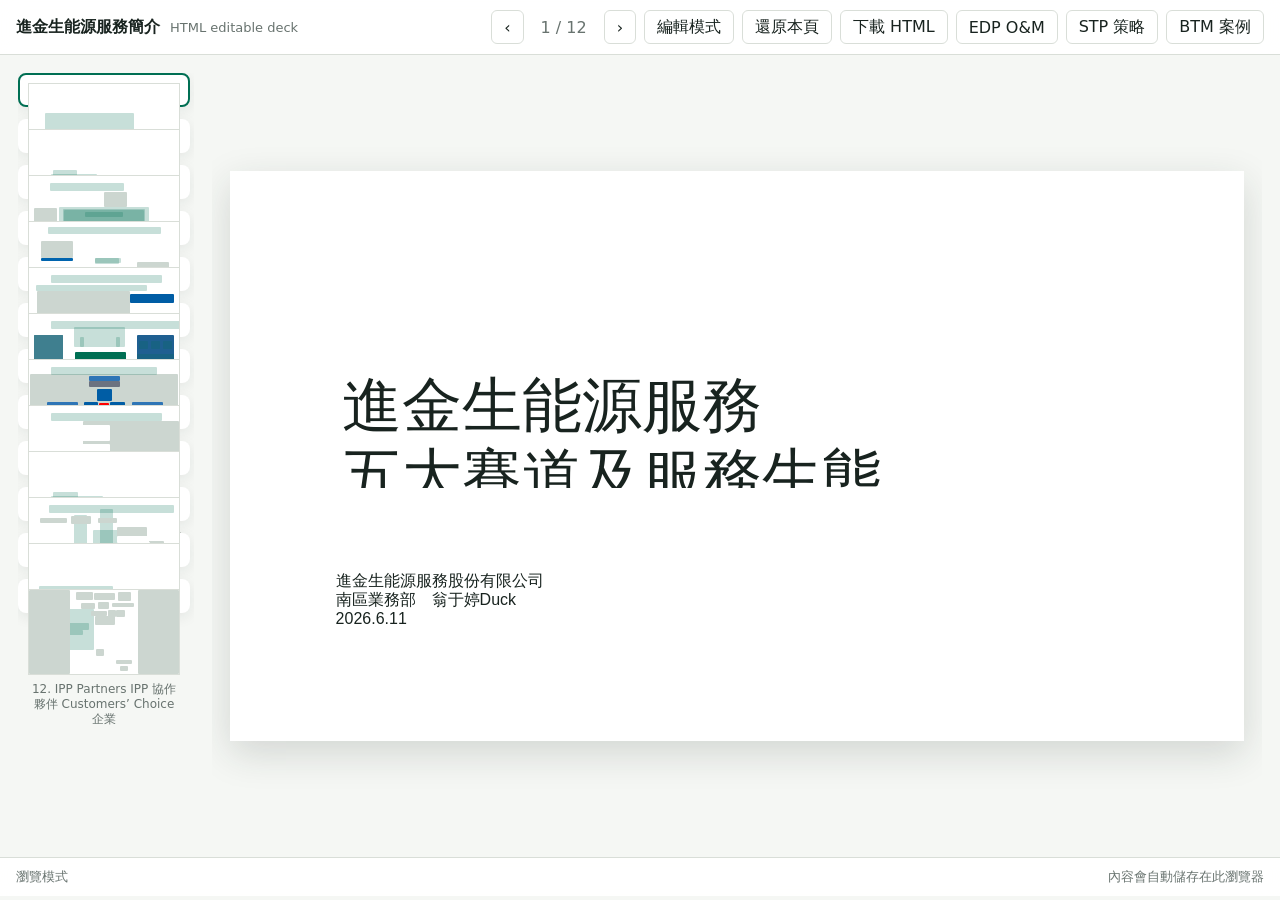
<file: index.html>
<!doctype html>
<html lang="zh-Hant">
  <head>
    <meta charset="utf-8" />
    <meta name="viewport" content="width=device-width, initial-scale=1" />
    <title>進金生能源服務簡介</title>
    <link rel="icon" href="data:," />
    <link rel="stylesheet" href="styles.css" />
  </head>
  <body>
    <header class="topbar">
      <div class="brand">
        <strong>進金生能源服務簡介</strong>
        <span>HTML editable deck</span>
      </div>
      <nav class="actions" aria-label="簡報操作">
        <button id="prevSlide" type="button" title="上一頁">‹</button>
        <span id="slideCounter">1 / 12</span>
        <button id="nextSlide" type="button" title="下一頁">›</button>
        <button id="editToggle" type="button" aria-pressed="false">編輯模式</button>
        <button id="resetEdits" type="button">還原本頁</button>
        <button id="downloadHtml" type="button">下載 HTML</button>
        <a class="link-button" href="edp-om-strategy.html">EDP O&M</a>
        <a class="link-button" href="stp-strategy.html">STP 策略</a>
        <a class="link-button" href="logistics-btm-case-study.html">BTM 案例</a>
      </nav>
    </header>

    <main class="workspace">
      <aside id="thumbs" class="thumbs" aria-label="投影片縮圖"></aside>
      <section class="stage" aria-live="polite">
        <div id="slide" class="slide" role="group" aria-label="目前投影片"></div>
      </section>
    </main>

    <footer class="statusbar">
      <span id="statusText">瀏覽模式</span>
      <span>內容會自動儲存在此瀏覽器</span>
    </footer>

    <script src="slides-data.js"></script>
    <script src="app.js"></script>
  </body>
</html>
</file>
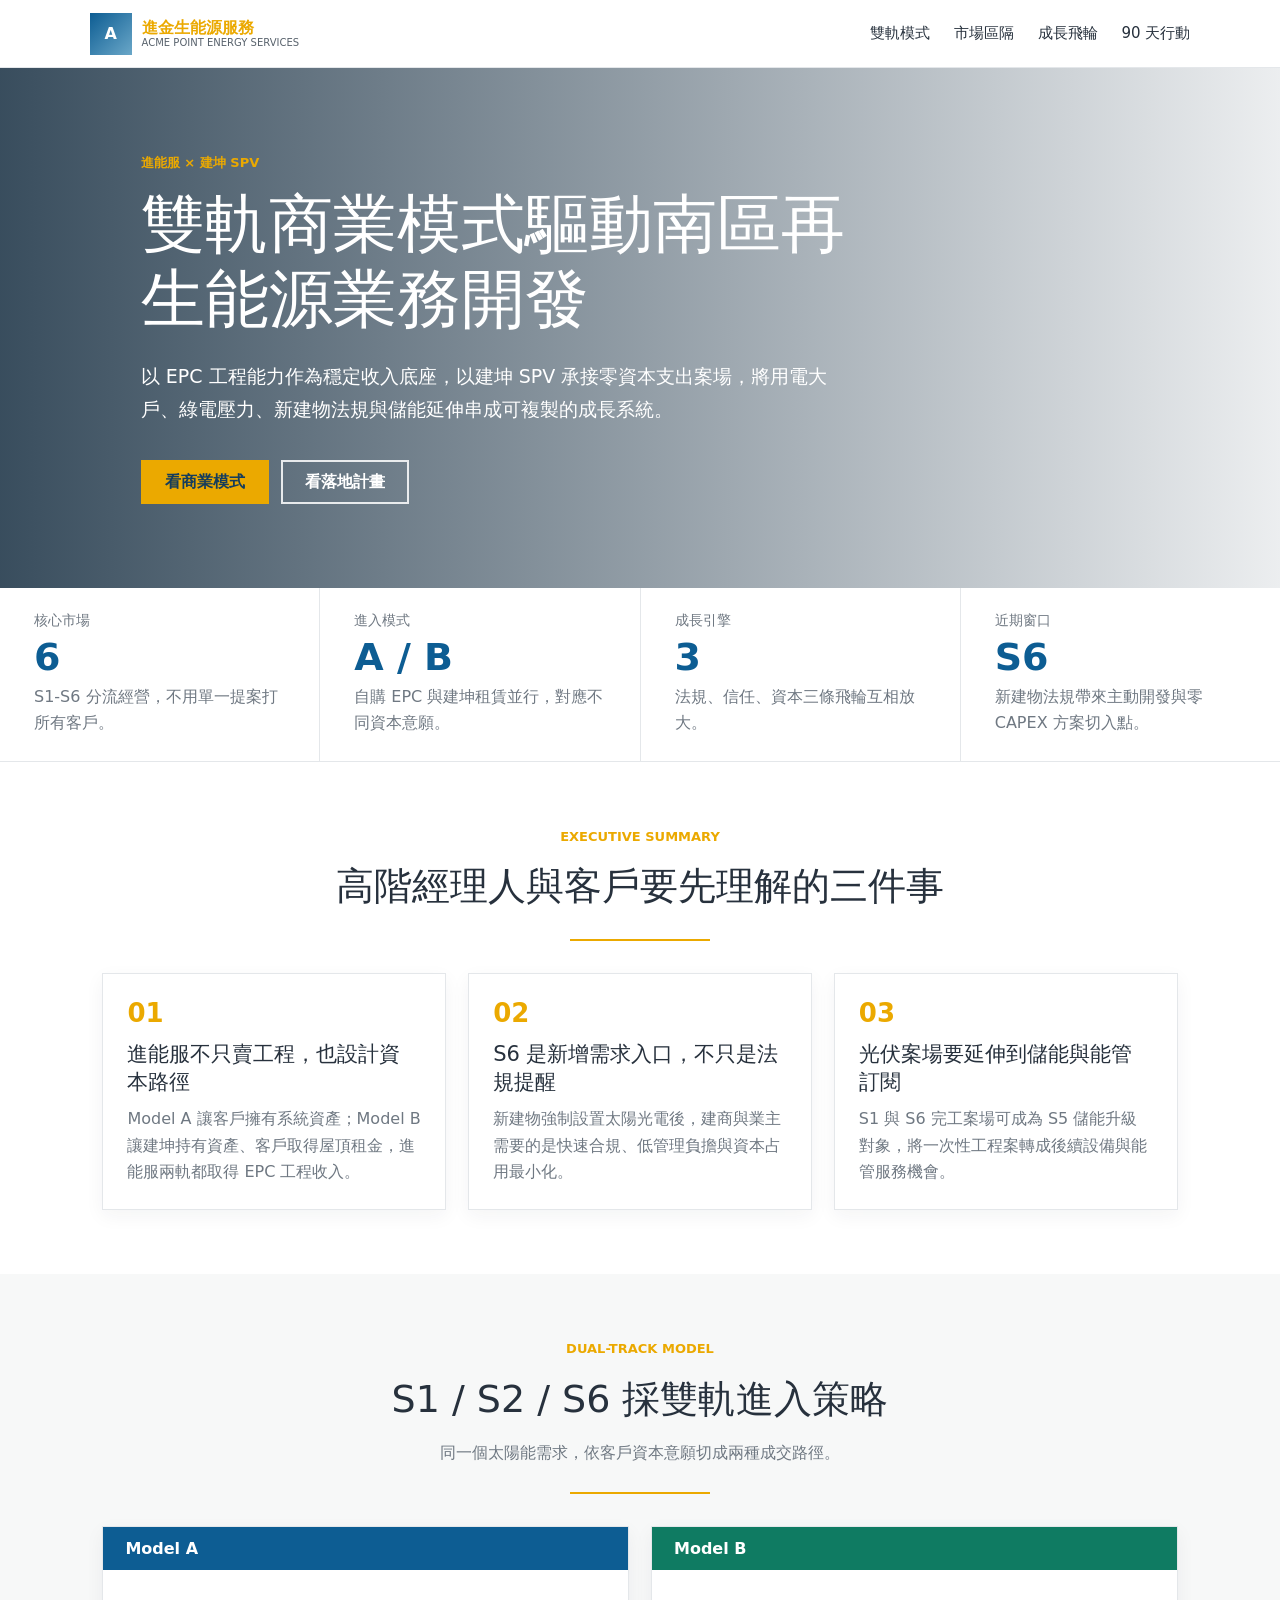
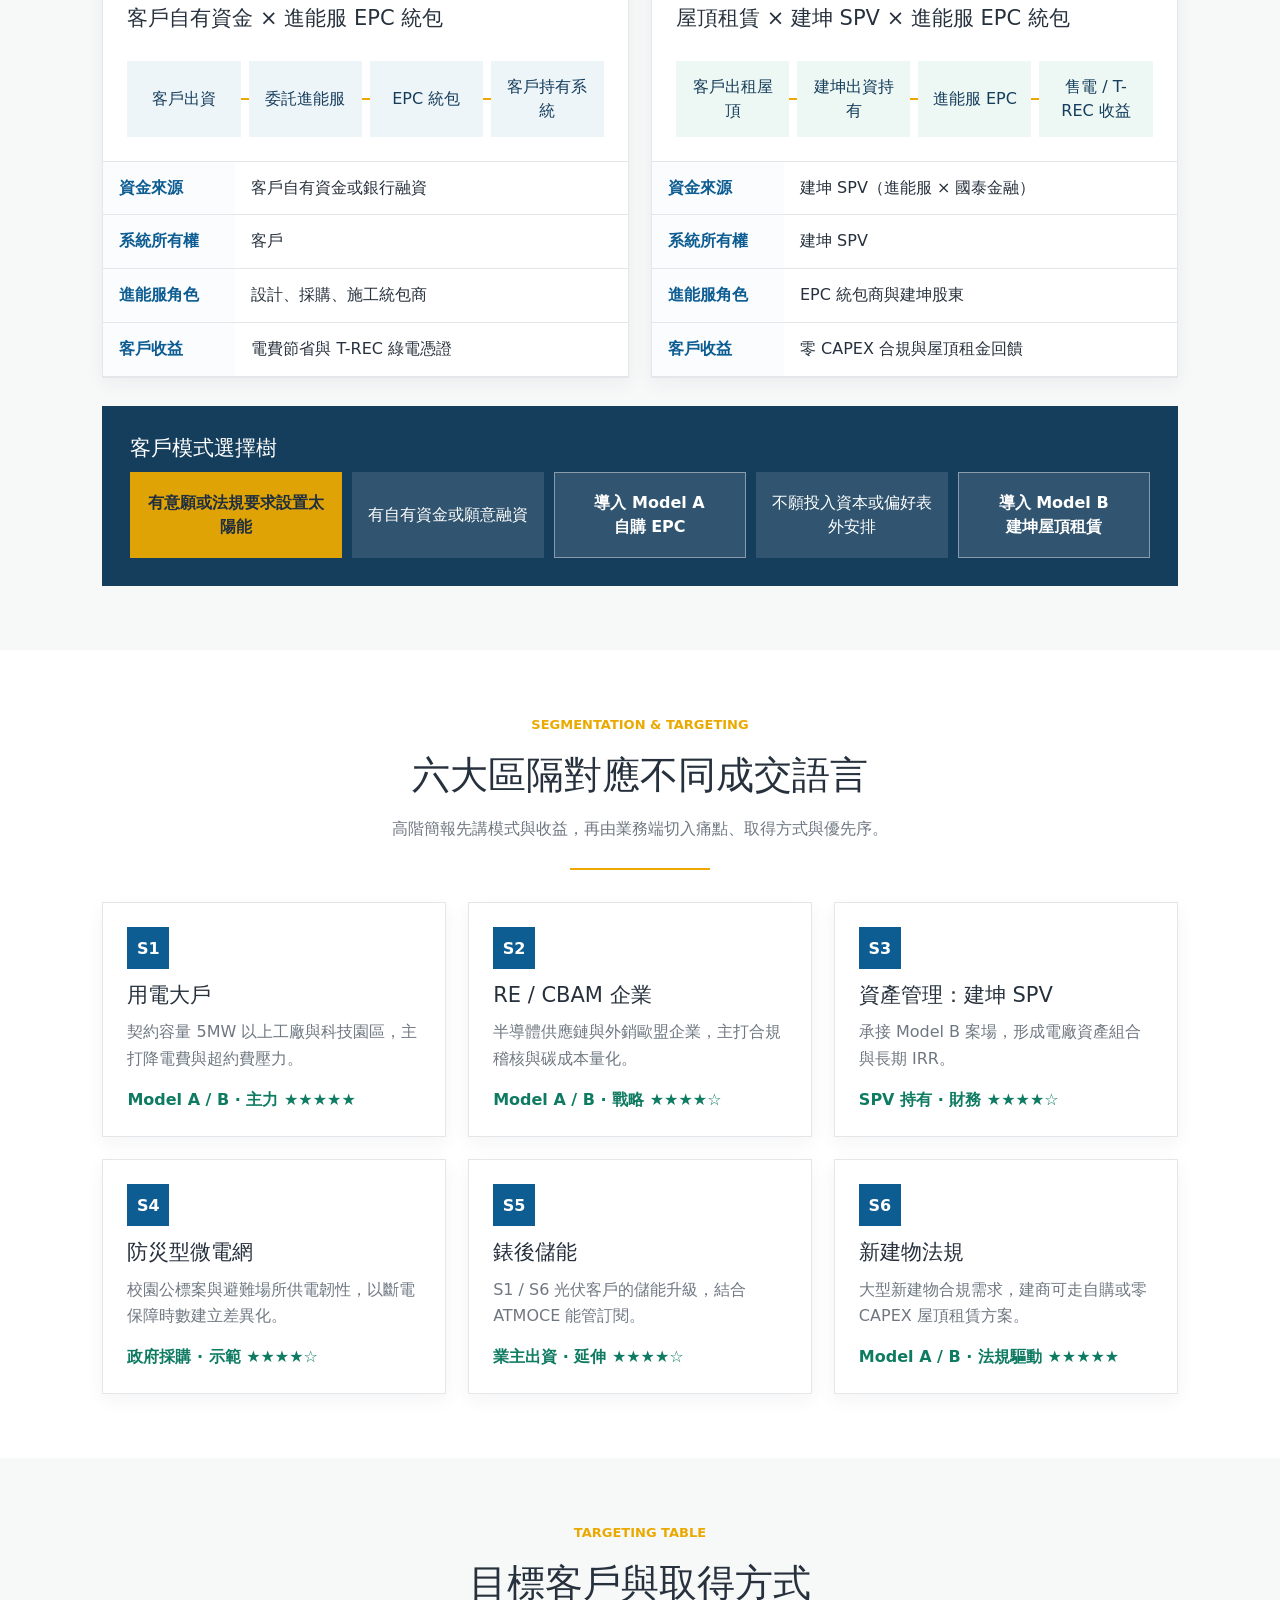
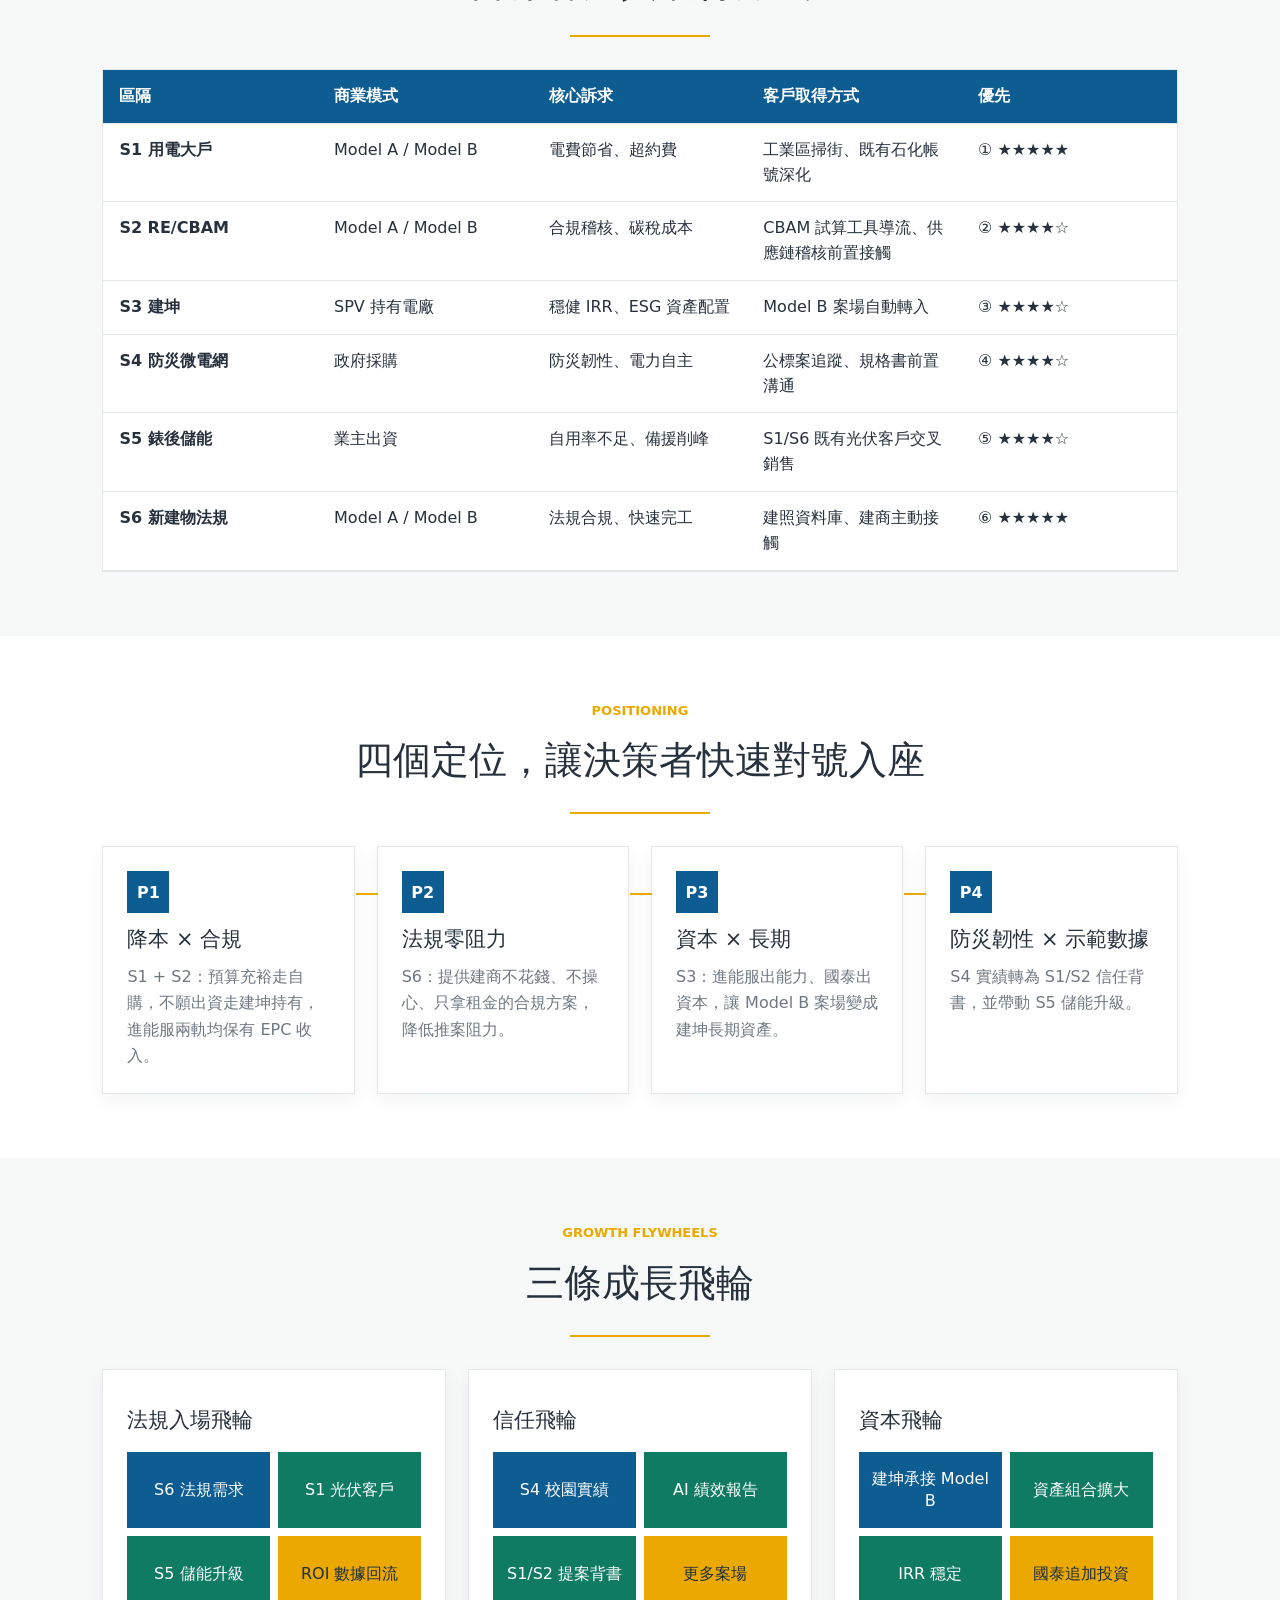
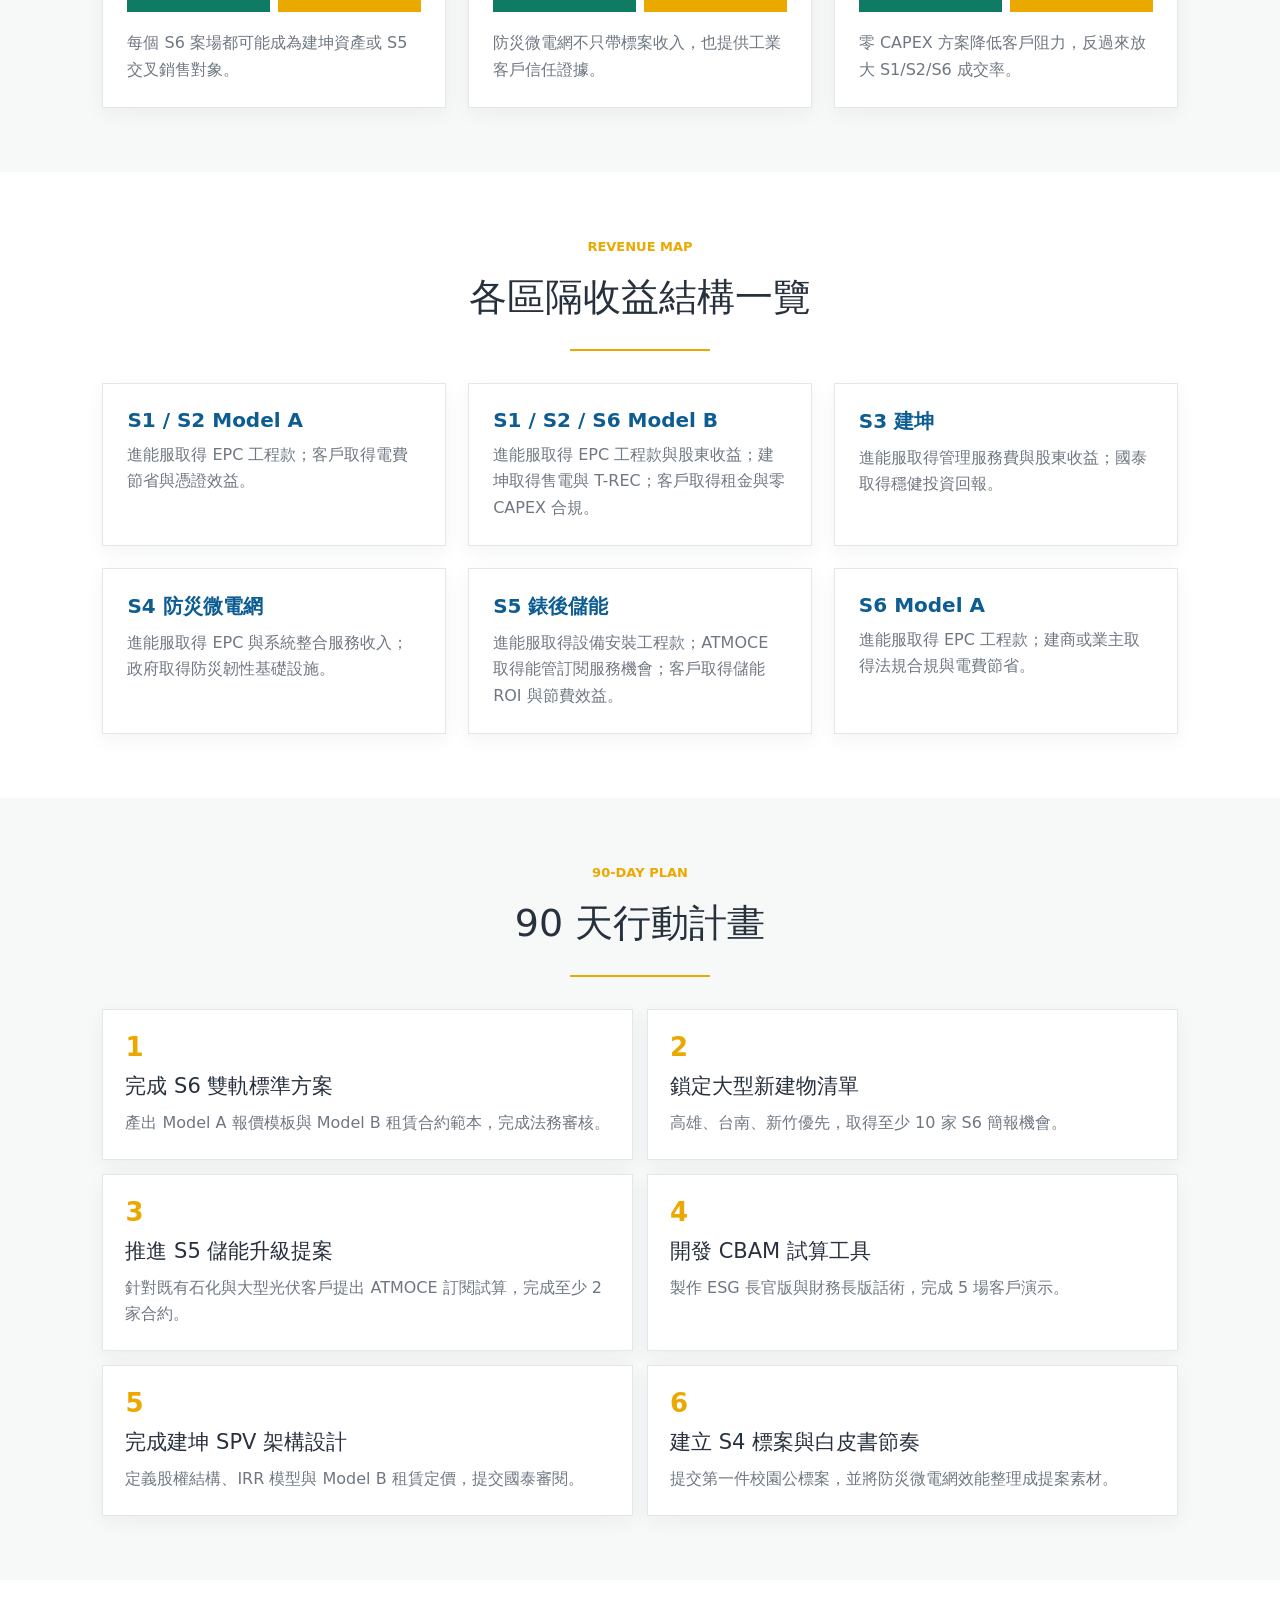
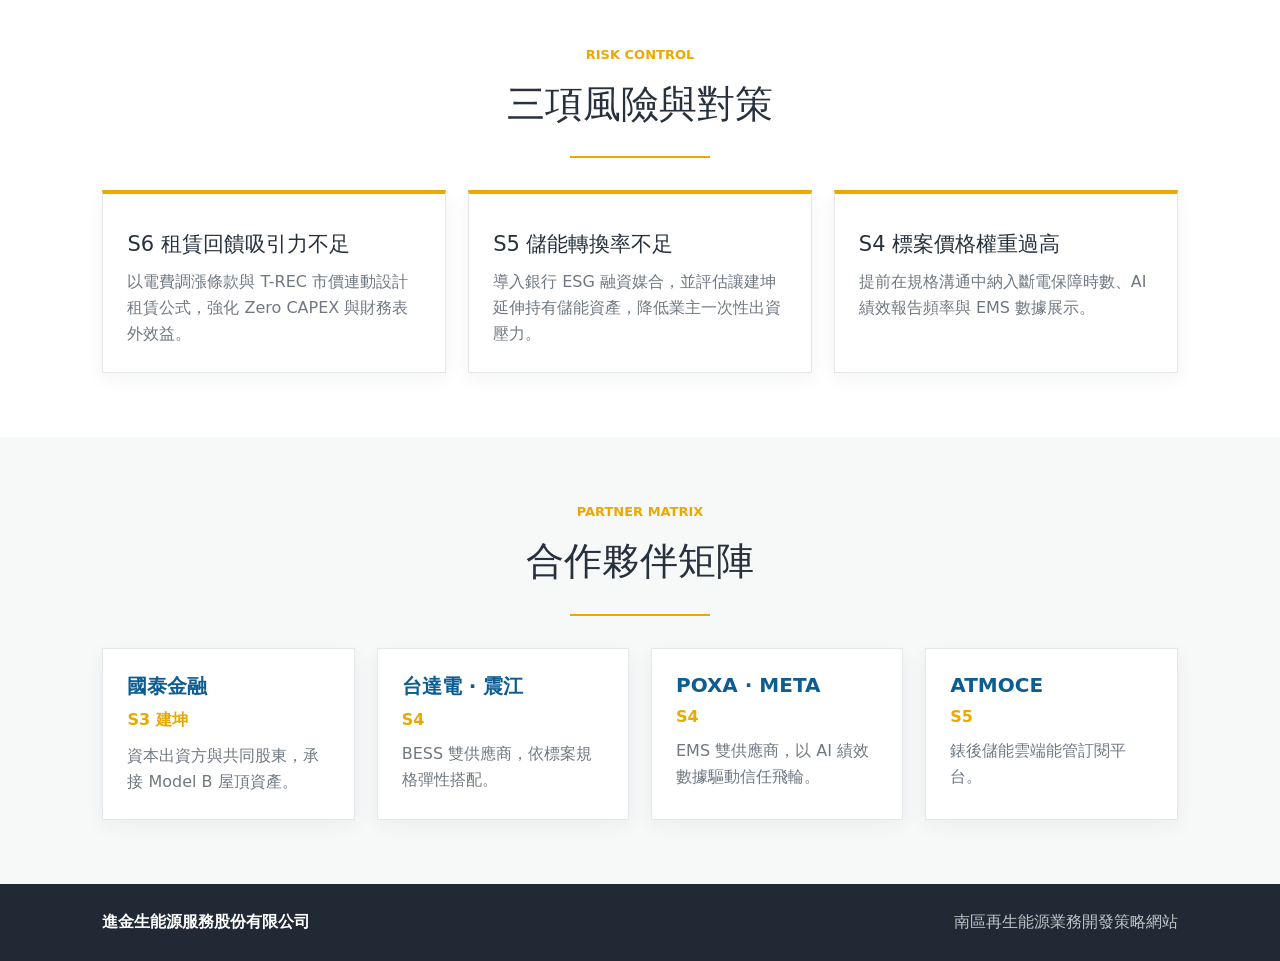
<file: stp-dual-track/index.html>
<!doctype html>
<html lang="zh-Hant">
<head>
<meta charset="utf-8" />
<meta name="viewport" content="width=device-width, initial-scale=1" />
<title>進能服雙軌商業模式與再生能源 STP 策略</title>
<link rel="icon" href="data:," />
<style>
:root{--ink:#27313d;--muted:#6f7882;--line:#e4e7ea;--blue:#0d5d93;--blue-dark:#153d5c;--gold:#eba900;--green:#0f7b62;--paper:#f7f8f8;--white:#fff;--shadow:0 12px 30px rgba(31,49,67,.12)}*{box-sizing:border-box}html{scroll-behavior:smooth}body{margin:0;color:var(--ink);background:#fff;font-family:"Noto Sans TC","Microsoft JhengHei","PingFang TC",system-ui,sans-serif}a{color:inherit}.site-header{position:sticky;top:0;z-index:20;display:flex;align-items:center;justify-content:space-between;gap:24px;min-height:68px;padding:0 clamp(18px,7vw,150px);background:rgba(255,255,255,.94);border-bottom:1px solid var(--line);backdrop-filter:blur(12px)}.brand{display:flex;align-items:center;gap:10px;text-decoration:none}.brand-mark{display:grid;place-items:center;width:42px;height:42px;color:#fff;background:linear-gradient(135deg,#0d5d93,#6aa7c8);font-weight:900}.brand strong,.brand small{display:block;line-height:1.2}.brand strong{color:var(--gold);font-size:16px}.brand small{color:#58626c;font-size:10px;text-transform:uppercase}nav{display:flex;align-items:center;gap:24px;font-size:15px}nav a{text-decoration:none}nav a:hover{color:var(--gold)}.hero{min-height:520px;display:grid;align-items:center;padding:76px clamp(20px,11vw,160px);color:#fff;background:linear-gradient(90deg,rgba(13,38,58,.82),rgba(13,38,58,.45),rgba(13,38,58,.08)),url("https://davidyeh51.github.io/fubon-energy-jinjinsheng-html/assets/slide03_image07.jpeg") center/cover}.hero-content{max-width:820px}.eyebrow{margin:0 0 14px;color:var(--gold);font-size:13px;font-weight:800;text-transform:uppercase}.hero h1{max-width:760px;margin:0;font-size:clamp(38px,5vw,64px);line-height:1.18;font-weight:500}.hero-copy{max-width:720px;margin:22px 0 0;font-size:19px;line-height:1.75}.hero-actions{display:flex;flex-wrap:wrap;gap:12px;margin-top:34px}.hero-actions a{display:inline-flex;align-items:center;min-height:44px;border:2px solid rgba(255,255,255,.85);padding:0 22px;text-decoration:none;font-weight:700}.hero-actions a:first-child{color:var(--blue-dark);border-color:var(--gold);background:var(--gold)}.metric-band{display:grid;grid-template-columns:repeat(4,minmax(0,1fr));gap:1px;background:var(--line);border-bottom:1px solid var(--line)}.metric-band article{min-height:132px;padding:24px clamp(18px,3vw,34px);background:#fff}.metric-band span{display:block;color:var(--muted);font-size:14px}.metric-band strong{display:block;margin:8px 0;color:var(--blue);font-size:38px;line-height:1}.section{padding:64px clamp(20px,8vw,148px)}.section:nth-of-type(even){background:var(--paper)}.section-heading{max-width:900px;margin:0 auto 32px;text-align:center}.section-heading h2{margin:0;font-size:clamp(26px,3vw,38px);line-height:1.35;font-weight:400}.section-heading>p:last-child{margin:14px 0 0;color:var(--muted);line-height:1.7}.section-heading:after{content:"";display:block;width:140px;height:2px;margin:26px auto 0;background:var(--gold)}p{line-height:1.65}.summary-grid,.model-grid,.segment-grid,.position-grid,.flywheel-grid,.revenue-grid,.risk-grid,.partner-grid{display:grid;gap:22px}.summary-grid{grid-template-columns:repeat(3,minmax(0,1fr))}.summary-grid article,.model-card,.segment-grid article,.position-grid article,.flywheel-grid article,.revenue-grid article,.timeline article,.risk-grid article,.partner-grid article{border:1px solid var(--line);background:#fff;box-shadow:0 6px 18px rgba(31,49,67,.05)}.summary-grid article,.segment-grid article,.position-grid article,.revenue-grid article,.risk-grid article,.partner-grid article{padding:24px}.summary-grid span,.timeline span{color:var(--gold);font-size:26px;font-weight:800}.summary-grid p,.segment-grid p,.position-grid p,.flywheel-grid p,.revenue-grid p,.timeline p,.risk-grid p,.partner-grid p,.metric-band p{margin:0;color:var(--muted);line-height:1.65}h3{margin:12px 0 10px;font-size:21px;line-height:1.35;font-weight:500}.model-grid{grid-template-columns:repeat(2,minmax(0,1fr))}.model-card{overflow:hidden}.model-label{padding:12px 22px;color:#fff;background:var(--blue);font-weight:800}.model-b .model-label{background:var(--green)}.model-card h3{padding:22px 24px 0}.flow-line{display:grid;grid-template-columns:repeat(4,minmax(0,1fr));gap:8px;padding:18px 24px 24px}.flow-line span{min-height:76px;display:grid;place-items:center;position:relative;padding:10px;color:var(--blue-dark);text-align:center;line-height:1.45;background:#eef5f9}.model-b .flow-line span{background:#edf7f3}.flow-line span+span:before{content:"";position:absolute;left:-8px;width:8px;height:2px;background:var(--gold)}table{width:100%;border-collapse:collapse}.model-card table{border-top:1px solid var(--line)}th,td{padding:14px 16px;border-bottom:1px solid var(--line);text-align:left;vertical-align:top;line-height:1.55}th{width:132px;color:var(--blue);font-weight:700;background:#fbfcfd}.decision-tree{margin-top:28px;padding:28px;color:#fff;background:var(--blue-dark)}.decision-tree h3{margin-top:0}.tree-grid{display:grid;grid-template-columns:1.1fr repeat(4,minmax(0,1fr));gap:10px}.tree-node{min-height:86px;display:grid;place-items:center;padding:14px;text-align:center;line-height:1.5;background:rgba(255,255,255,.12)}.tree-node.root{background:rgba(235,169,0,.95);color:#1f2f3f;font-weight:800}.tree-node.result-a,.tree-node.result-b{border:1px solid rgba(255,255,255,.42);font-weight:800}.segment-grid{grid-template-columns:repeat(3,minmax(0,1fr))}.segment-grid span,.position-grid span{display:inline-grid;place-items:center;width:42px;height:42px;color:#fff;background:var(--blue);font-weight:800}.segment-grid strong{display:block;margin-top:16px;color:var(--green);line-height:1.5}.table-wrap{overflow:auto;border:1px solid var(--line);background:#fff}.strategy-table th{color:#fff;background:var(--blue)}.strategy-table td:first-child{font-weight:700}.position-grid{grid-template-columns:repeat(4,minmax(0,1fr))}.position-grid article{position:relative}.position-grid article+article:before{content:"";position:absolute;top:46px;left:-22px;width:22px;height:2px;background:var(--gold)}.flywheel-grid{grid-template-columns:repeat(3,minmax(0,1fr))}.flywheel-grid article{padding:24px}.wheel{display:grid;grid-template-columns:repeat(2,minmax(0,1fr));gap:8px;margin:18px 0}.wheel span{min-height:76px;display:grid;place-items:center;padding:10px;color:#fff;background:var(--blue);text-align:center;line-height:1.4}.wheel span:nth-child(2),.wheel span:nth-child(3){background:var(--green)}.wheel span:nth-child(4){color:#1f2f3f;background:var(--gold)}.revenue-grid{grid-template-columns:repeat(3,minmax(0,1fr))}.revenue-grid strong,.partner-grid strong{display:block;margin-bottom:10px;color:var(--blue);font-size:20px}.timeline{display:grid;grid-template-columns:repeat(2,minmax(0,1fr));gap:14px}.timeline article{padding:22px}.timeline span{display:block;margin-bottom:10px}.timeline h3{margin-top:0}.risk-grid{grid-template-columns:repeat(3,minmax(0,1fr))}.risk-grid article{border-top:4px solid var(--gold)}.partner-grid{grid-template-columns:repeat(4,minmax(0,1fr))}.partner-grid span{display:block;margin-bottom:12px;color:var(--gold);font-weight:800}footer{display:flex;align-items:center;justify-content:space-between;gap:16px;padding:28px clamp(20px,8vw,148px);color:#fff;background:#202934}footer span{color:rgba(255,255,255,.72)}@media(max-width:1100px){.metric-band,.summary-grid,.model-grid,.segment-grid,.position-grid,.flywheel-grid,.revenue-grid,.risk-grid,.partner-grid{grid-template-columns:repeat(2,minmax(0,1fr))}.tree-grid{grid-template-columns:1fr}.position-grid article+article:before{display:none}}@media(max-width:760px){.site-header{position:static;align-items:flex-start;flex-direction:column;padding:14px 18px}nav{width:100%;gap:12px;overflow-x:auto;padding-bottom:4px}nav a{white-space:nowrap}.hero{min-height:560px;padding:58px 20px;background:linear-gradient(180deg,rgba(13,38,58,.82),rgba(13,38,58,.5)),url("https://davidyeh51.github.io/fubon-energy-jinjinsheng-html/assets/slide03_image07.jpeg") center/cover}.hero h1{font-size:36px}.hero-copy{font-size:17px}.metric-band,.summary-grid,.model-grid,.segment-grid,.position-grid,.flywheel-grid,.revenue-grid,.timeline,.risk-grid,.partner-grid,.flow-line{grid-template-columns:1fr}.flow-line span+span:before{display:none}th,td{min-width:160px}footer{align-items:flex-start;flex-direction:column}}
</style>
</head>
<body>
<header class="site-header"><a class="brand" href="#top"><span class="brand-mark">A</span><span><strong>進金生能源服務</strong><small>Acme Point Energy Services</small></span></a><nav><a href="#models">雙軌模式</a><a href="#segments">市場區隔</a><a href="#flywheels">成長飛輪</a><a href="#actions">90 天行動</a></nav></header>
<main id="top">
<section class="hero"><div class="hero-content"><p class="eyebrow">進能服 × 建坤 SPV</p><h1>雙軌商業模式驅動南區再生能源業務開發</h1><p class="hero-copy">以 EPC 工程能力作為穩定收入底座，以建坤 SPV 承接零資本支出案場，將用電大戶、綠電壓力、新建物法規與儲能延伸串成可複製的成長系統。</p><div class="hero-actions"><a href="#models">看商業模式</a><a href="#actions">看落地計畫</a></div></div></section>
<section class="metric-band"><article><span>核心市場</span><strong>6</strong><p>S1-S6 分流經營，不用單一提案打所有客戶。</p></article><article><span>進入模式</span><strong>A / B</strong><p>自購 EPC 與建坤租賃並行，對應不同資本意願。</p></article><article><span>成長引擎</span><strong>3</strong><p>法規、信任、資本三條飛輪互相放大。</p></article><article><span>近期窗口</span><strong>S6</strong><p>新建物法規帶來主動開發與零 CAPEX 方案切入點。</p></article></section>
<section class="section"><div class="section-heading"><p class="eyebrow">Executive Summary</p><h2>高階經理人與客戶要先理解的三件事</h2></div><div class="summary-grid"><article><span>01</span><h3>進能服不只賣工程，也設計資本路徑</h3><p>Model A 讓客戶擁有系統資產；Model B 讓建坤持有資產、客戶取得屋頂租金，進能服兩軌都取得 EPC 工程收入。</p></article><article><span>02</span><h3>S6 是新增需求入口，不只是法規提醒</h3><p>新建物強制設置太陽光電後，建商與業主需要的是快速合規、低管理負擔與資本占用最小化。</p></article><article><span>03</span><h3>光伏案場要延伸到儲能與能管訂閱</h3><p>S1 與 S6 完工案場可成為 S5 儲能升級對象，將一次性工程案轉成後續設備與能管服務機會。</p></article></div></section>
<section class="section" id="models"><div class="section-heading"><p class="eyebrow">Dual-Track Model</p><h2>S1 / S2 / S6 採雙軌進入策略</h2><p>同一個太陽能需求，依客戶資本意願切成兩種成交路徑。</p></div><div class="model-grid"><article class="model-card model-a"><div class="model-label">Model A</div><h3>客戶自有資金 × 進能服 EPC 統包</h3><div class="flow-line"><span>客戶出資</span><span>委託進能服</span><span>EPC 統包</span><span>客戶持有系統</span></div><table><tbody><tr><th>資金來源</th><td>客戶自有資金或銀行融資</td></tr><tr><th>系統所有權</th><td>客戶</td></tr><tr><th>進能服角色</th><td>設計、採購、施工統包商</td></tr><tr><th>客戶收益</th><td>電費節省與 T-REC 綠電憑證</td></tr></tbody></table></article><article class="model-card model-b"><div class="model-label">Model B</div><h3>屋頂租賃 × 建坤 SPV × 進能服 EPC 統包</h3><div class="flow-line"><span>客戶出租屋頂</span><span>建坤出資持有</span><span>進能服 EPC</span><span>售電 / T-REC 收益</span></div><table><tbody><tr><th>資金來源</th><td>建坤 SPV（進能服 × 國泰金融）</td></tr><tr><th>系統所有權</th><td>建坤 SPV</td></tr><tr><th>進能服角色</th><td>EPC 統包商與建坤股東</td></tr><tr><th>客戶收益</th><td>零 CAPEX 合規與屋頂租金回饋</td></tr></tbody></table></article></div><div class="decision-tree"><h3>客戶模式選擇樹</h3><div class="tree-grid"><div class="tree-node root">有意願或法規要求設置太陽能</div><div class="tree-node">有自有資金或願意融資</div><div class="tree-node result-a">導入 Model A<br>自購 EPC</div><div class="tree-node">不願投入資本或偏好表外安排</div><div class="tree-node result-b">導入 Model B<br>建坤屋頂租賃</div></div></div></section>
<section class="section" id="segments"><div class="section-heading"><p class="eyebrow">Segmentation & Targeting</p><h2>六大區隔對應不同成交語言</h2><p>高階簡報先講模式與收益，再由業務端切入痛點、取得方式與優先序。</p></div><div class="segment-grid"><article><span>S1</span><h3>用電大戶</h3><p>契約容量 5MW 以上工廠與科技園區，主打降電費與超約費壓力。</p><strong>Model A / B · 主力 ★★★★★</strong></article><article><span>S2</span><h3>RE / CBAM 企業</h3><p>半導體供應鏈與外銷歐盟企業，主打合規稽核與碳成本量化。</p><strong>Model A / B · 戰略 ★★★★☆</strong></article><article><span>S3</span><h3>資產管理：建坤 SPV</h3><p>承接 Model B 案場，形成電廠資產組合與長期 IRR。</p><strong>SPV 持有 · 財務 ★★★★☆</strong></article><article><span>S4</span><h3>防災型微電網</h3><p>校園公標案與避難場所供電韌性，以斷電保障時數建立差異化。</p><strong>政府採購 · 示範 ★★★★☆</strong></article><article><span>S5</span><h3>錶後儲能</h3><p>S1 / S6 光伏客戶的儲能升級，結合 ATMOCE 能管訂閱。</p><strong>業主出資 · 延伸 ★★★★☆</strong></article><article><span>S6</span><h3>新建物法規</h3><p>大型新建物合規需求，建商可走自購或零 CAPEX 屋頂租賃方案。</p><strong>Model A / B · 法規驅動 ★★★★★</strong></article></div></section>
<section class="section"><div class="section-heading"><p class="eyebrow">Targeting Table</p><h2>目標客戶與取得方式</h2></div><div class="table-wrap"><table class="strategy-table"><thead><tr><th>區隔</th><th>商業模式</th><th>核心訴求</th><th>客戶取得方式</th><th>優先</th></tr></thead><tbody><tr><td>S1 用電大戶</td><td>Model A / Model B</td><td>電費節省、超約費</td><td>工業區掃街、既有石化帳號深化</td><td>① ★★★★★</td></tr><tr><td>S2 RE/CBAM</td><td>Model A / Model B</td><td>合規稽核、碳稅成本</td><td>CBAM 試算工具導流、供應鏈稽核前置接觸</td><td>② ★★★★☆</td></tr><tr><td>S3 建坤</td><td>SPV 持有電廠</td><td>穩健 IRR、ESG 資產配置</td><td>Model B 案場自動轉入</td><td>③ ★★★★☆</td></tr><tr><td>S4 防災微電網</td><td>政府採購</td><td>防災韌性、電力自主</td><td>公標案追蹤、規格書前置溝通</td><td>④ ★★★★☆</td></tr><tr><td>S5 錶後儲能</td><td>業主出資</td><td>自用率不足、備援削峰</td><td>S1/S6 既有光伏客戶交叉銷售</td><td>⑤ ★★★★☆</td></tr><tr><td>S6 新建物法規</td><td>Model A / Model B</td><td>法規合規、快速完工</td><td>建照資料庫、建商主動接觸</td><td>⑥ ★★★★★</td></tr></tbody></table></div></section>
<section class="section"><div class="section-heading"><p class="eyebrow">Positioning</p><h2>四個定位，讓決策者快速對號入座</h2></div><div class="position-grid"><article><span>P1</span><h3>降本 × 合規</h3><p>S1 + S2：預算充裕走自購，不願出資走建坤持有，進能服兩軌均保有 EPC 收入。</p></article><article><span>P2</span><h3>法規零阻力</h3><p>S6：提供建商不花錢、不操心、只拿租金的合規方案，降低推案阻力。</p></article><article><span>P3</span><h3>資本 × 長期</h3><p>S3：進能服出能力、國泰出資本，讓 Model B 案場變成建坤長期資產。</p></article><article><span>P4</span><h3>防災韌性 × 示範數據</h3><p>S4 實績轉為 S1/S2 信任背書，並帶動 S5 儲能升級。</p></article></div></section>
<section class="section" id="flywheels"><div class="section-heading"><p class="eyebrow">Growth Flywheels</p><h2>三條成長飛輪</h2></div><div class="flywheel-grid"><article><h3>法規入場飛輪</h3><div class="wheel"><span>S6 法規需求</span><span>S1 光伏客戶</span><span>S5 儲能升級</span><span>ROI 數據回流</span></div><p>每個 S6 案場都可能成為建坤資產或 S5 交叉銷售對象。</p></article><article><h3>信任飛輪</h3><div class="wheel"><span>S4 校園實績</span><span>AI 績效報告</span><span>S1/S2 提案背書</span><span>更多案場</span></div><p>防災微電網不只帶標案收入，也提供工業客戶信任證據。</p></article><article><h3>資本飛輪</h3><div class="wheel"><span>建坤承接 Model B</span><span>資產組合擴大</span><span>IRR 穩定</span><span>國泰追加投資</span></div><p>零 CAPEX 方案降低客戶阻力，反過來放大 S1/S2/S6 成交率。</p></article></div></section>
<section class="section"><div class="section-heading"><p class="eyebrow">Revenue Map</p><h2>各區隔收益結構一覽</h2></div><div class="revenue-grid"><article><strong>S1 / S2 Model A</strong><p>進能服取得 EPC 工程款；客戶取得電費節省與憑證效益。</p></article><article><strong>S1 / S2 / S6 Model B</strong><p>進能服取得 EPC 工程款與股東收益；建坤取得售電與 T-REC；客戶取得租金與零 CAPEX 合規。</p></article><article><strong>S3 建坤</strong><p>進能服取得管理服務費與股東收益；國泰取得穩健投資回報。</p></article><article><strong>S4 防災微電網</strong><p>進能服取得 EPC 與系統整合服務收入；政府取得防災韌性基礎設施。</p></article><article><strong>S5 錶後儲能</strong><p>進能服取得設備安裝工程款；ATMOCE 取得能管訂閱服務機會；客戶取得儲能 ROI 與節費效益。</p></article><article><strong>S6 Model A</strong><p>進能服取得 EPC 工程款；建商或業主取得法規合規與電費節省。</p></article></div></section>
<section class="section" id="actions"><div class="section-heading"><p class="eyebrow">90-Day Plan</p><h2>90 天行動計畫</h2></div><div class="timeline"><article><span>1</span><h3>完成 S6 雙軌標準方案</h3><p>產出 Model A 報價模板與 Model B 租賃合約範本，完成法務審核。</p></article><article><span>2</span><h3>鎖定大型新建物清單</h3><p>高雄、台南、新竹優先，取得至少 10 家 S6 簡報機會。</p></article><article><span>3</span><h3>推進 S5 儲能升級提案</h3><p>針對既有石化與大型光伏客戶提出 ATMOCE 訂閱試算，完成至少 2 家合約。</p></article><article><span>4</span><h3>開發 CBAM 試算工具</h3><p>製作 ESG 長官版與財務長版話術，完成 5 場客戶演示。</p></article><article><span>5</span><h3>完成建坤 SPV 架構設計</h3><p>定義股權結構、IRR 模型與 Model B 租賃定價，提交國泰審閱。</p></article><article><span>6</span><h3>建立 S4 標案與白皮書節奏</h3><p>提交第一件校園公標案，並將防災微電網效能整理成提案素材。</p></article></div></section>
<section class="section"><div class="section-heading"><p class="eyebrow">Risk Control</p><h2>三項風險與對策</h2></div><div class="risk-grid"><article><h3>S6 租賃回饋吸引力不足</h3><p>以電費調漲條款與 T-REC 市價連動設計租賃公式，強化 Zero CAPEX 與財務表外效益。</p></article><article><h3>S5 儲能轉換率不足</h3><p>導入銀行 ESG 融資媒合，並評估讓建坤延伸持有儲能資產，降低業主一次性出資壓力。</p></article><article><h3>S4 標案價格權重過高</h3><p>提前在規格溝通中納入斷電保障時數、AI 績效報告頻率與 EMS 數據展示。</p></article></div></section>
<section class="section"><div class="section-heading"><p class="eyebrow">Partner Matrix</p><h2>合作夥伴矩陣</h2></div><div class="partner-grid"><article><strong>國泰金融</strong><span>S3 建坤</span><p>資本出資方與共同股東，承接 Model B 屋頂資產。</p></article><article><strong>台達電 · 震江</strong><span>S4</span><p>BESS 雙供應商，依標案規格彈性搭配。</p></article><article><strong>POXA · META</strong><span>S4</span><p>EMS 雙供應商，以 AI 績效數據驅動信任飛輪。</p></article><article><strong>ATMOCE</strong><span>S5</span><p>錶後儲能雲端能管訂閱平台。</p></article></div></section>
</main><footer><strong>進金生能源服務股份有限公司</strong><span>南區再生能源業務開發策略網站</span></footer>
</body>
</html>
</file>
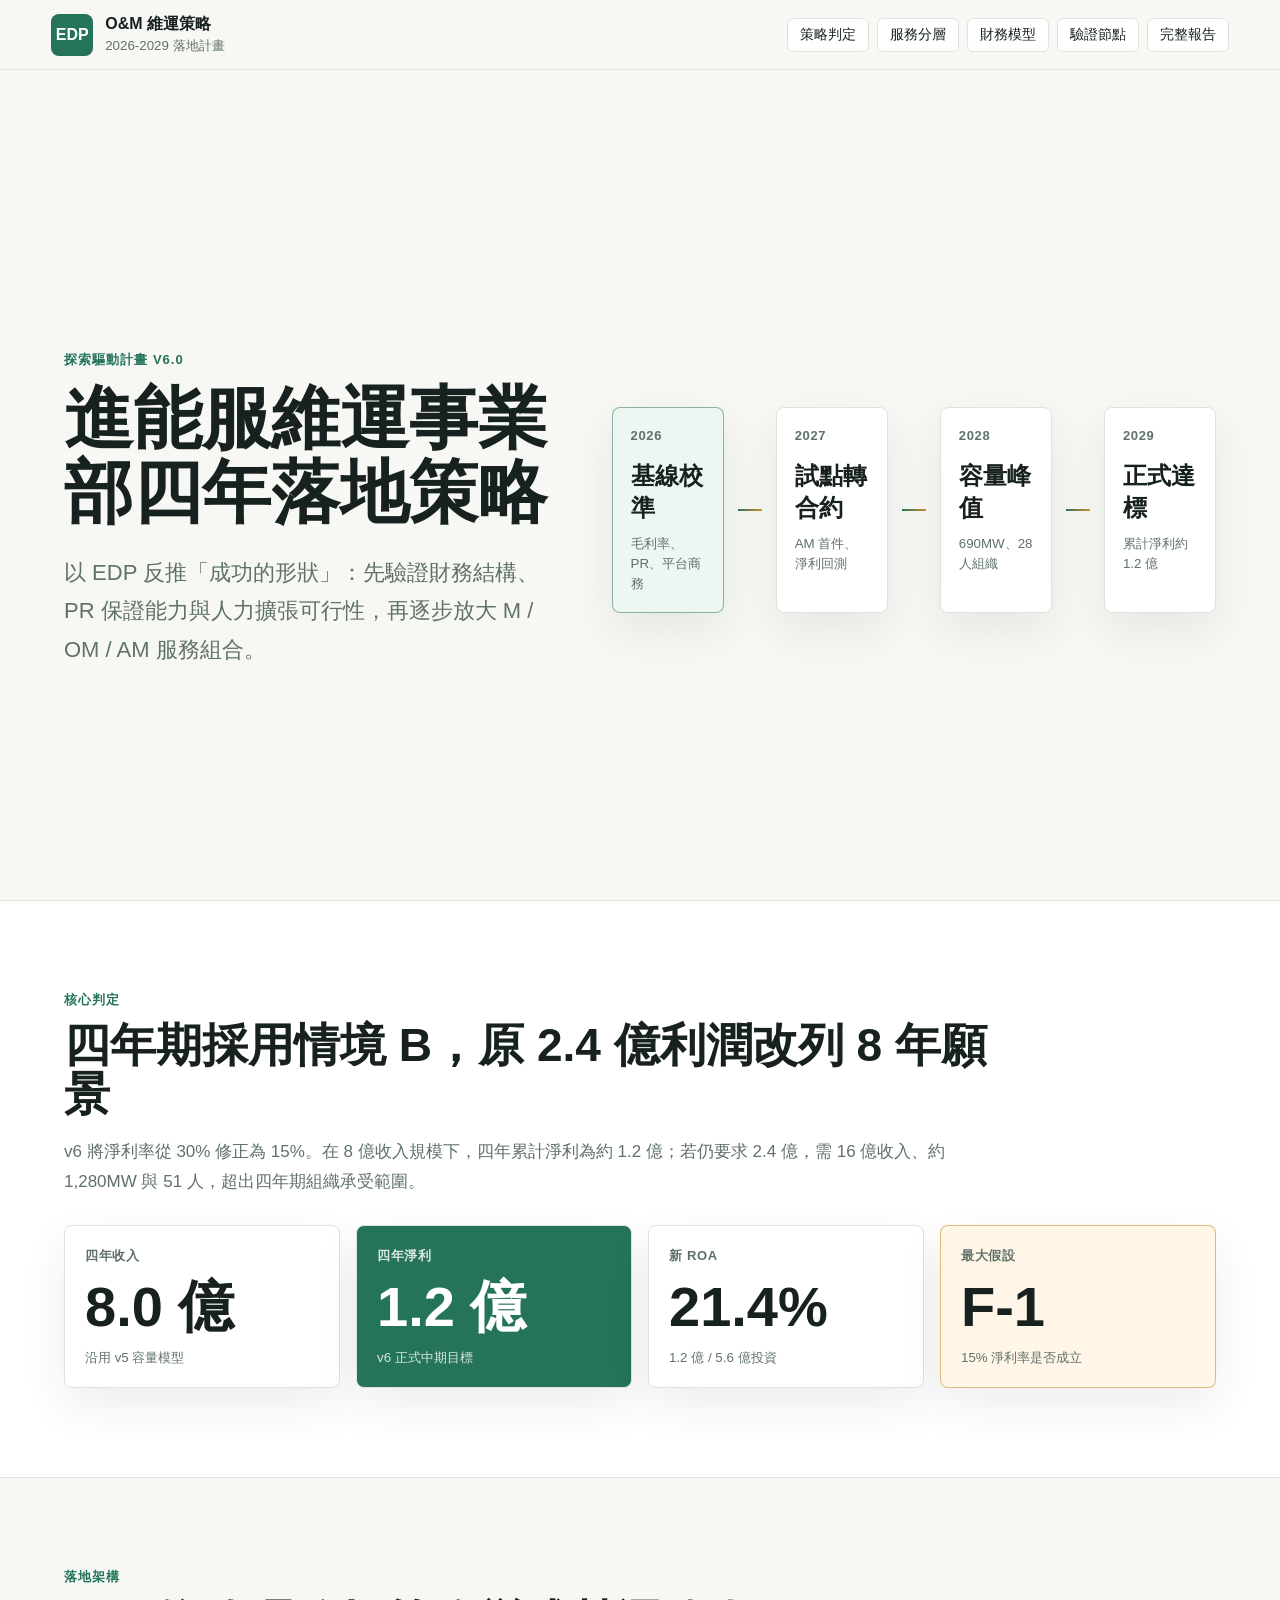
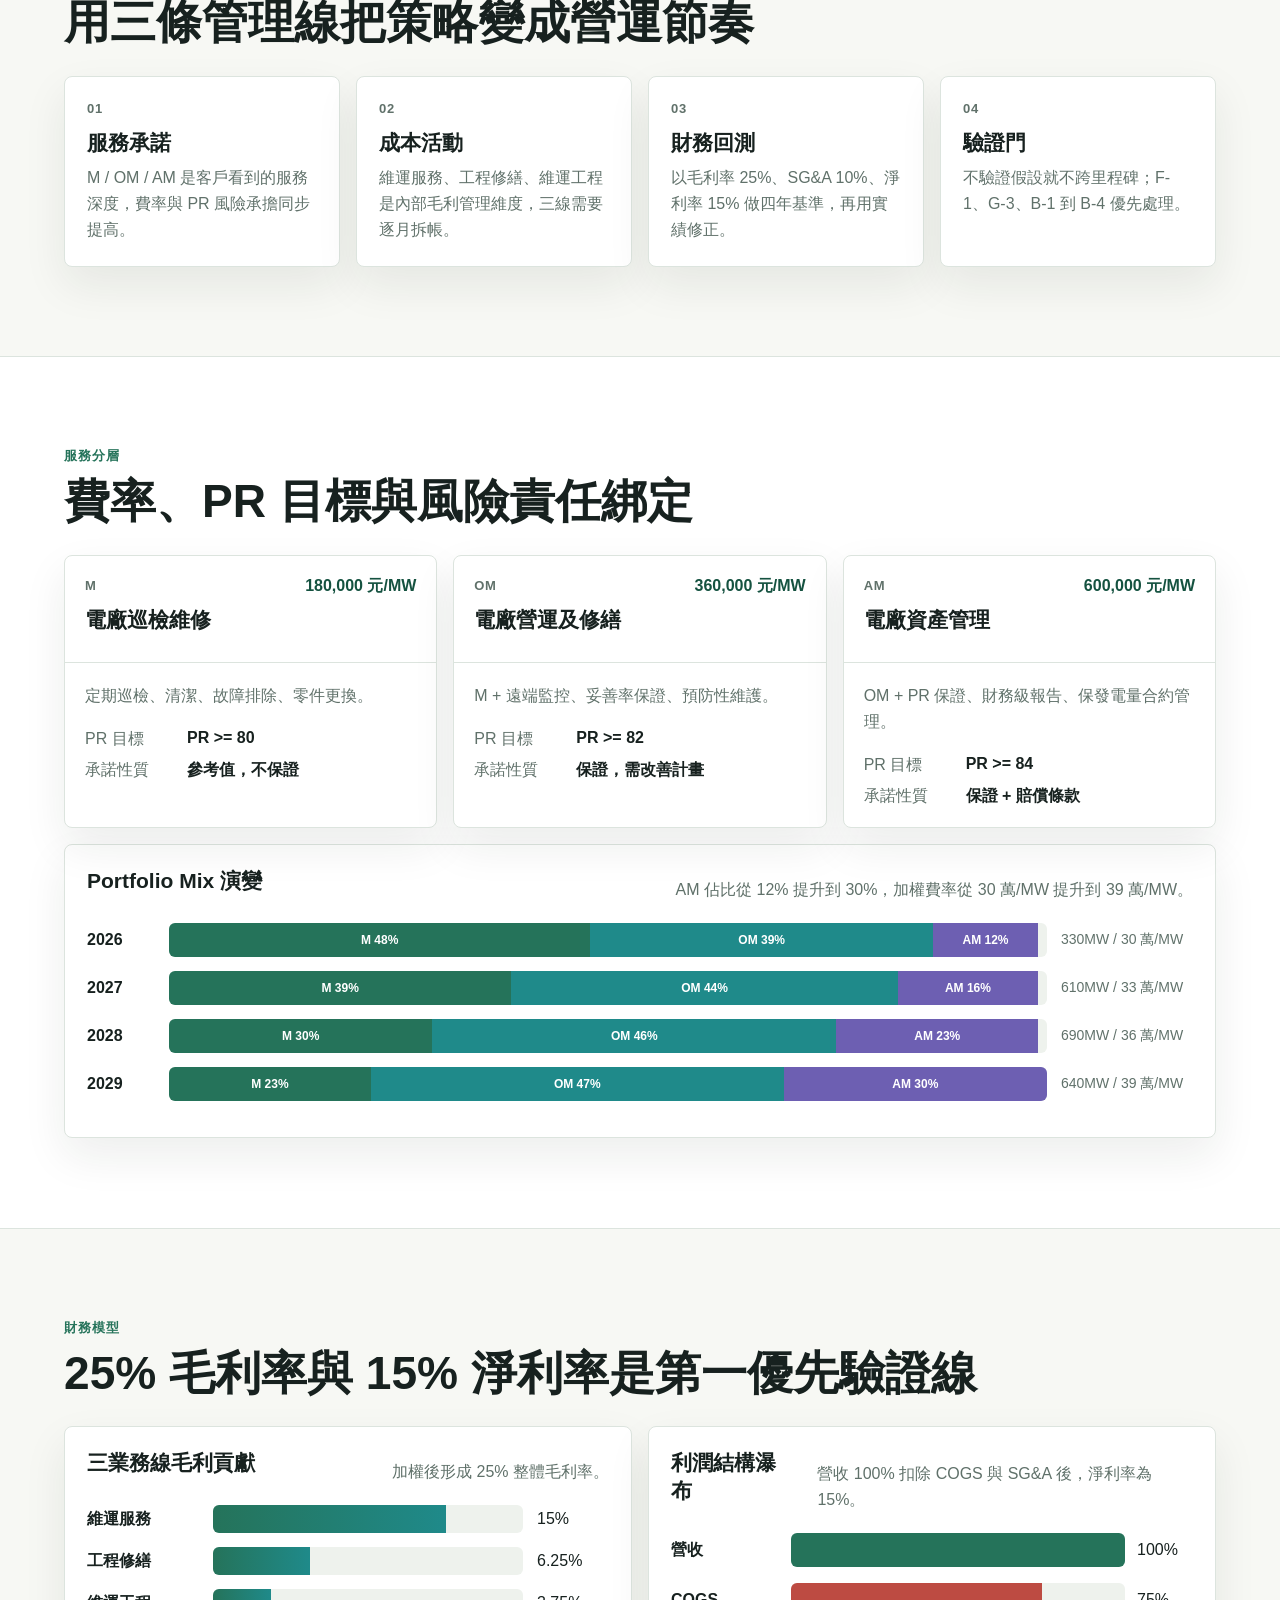
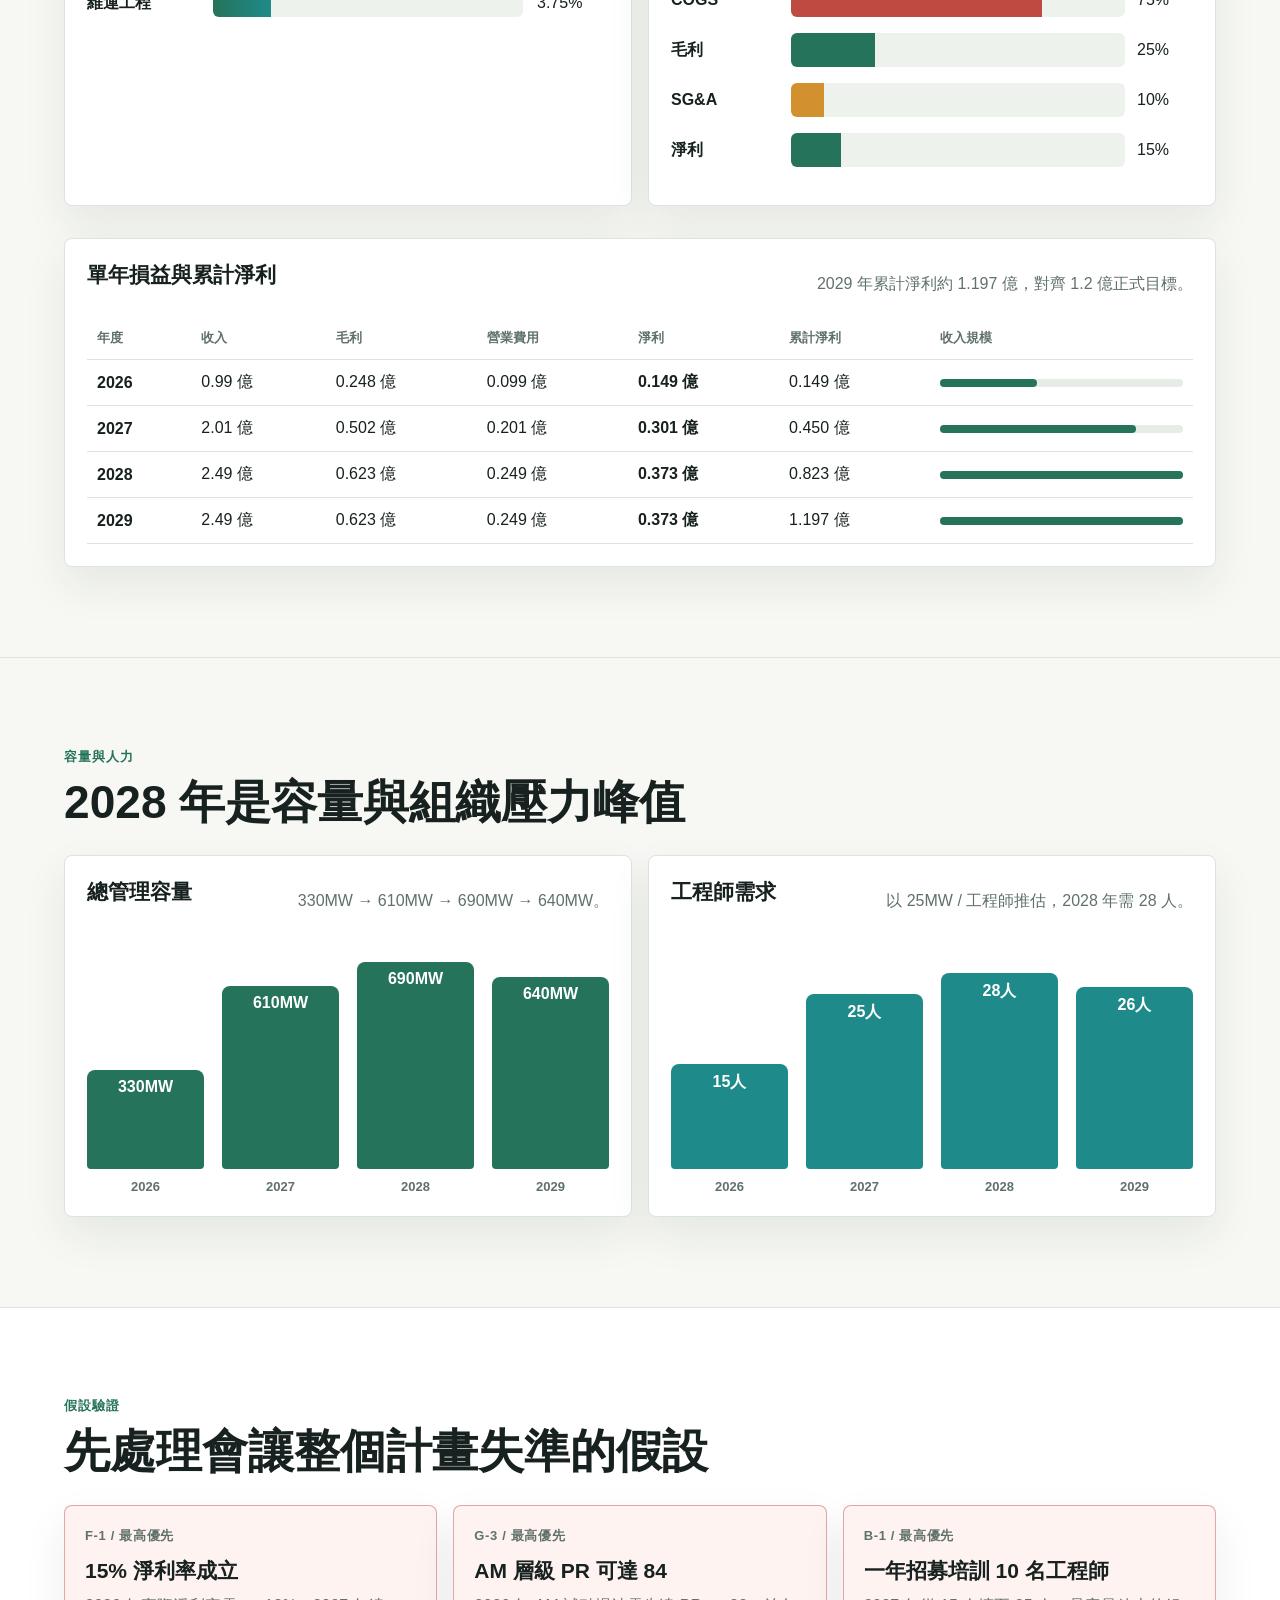
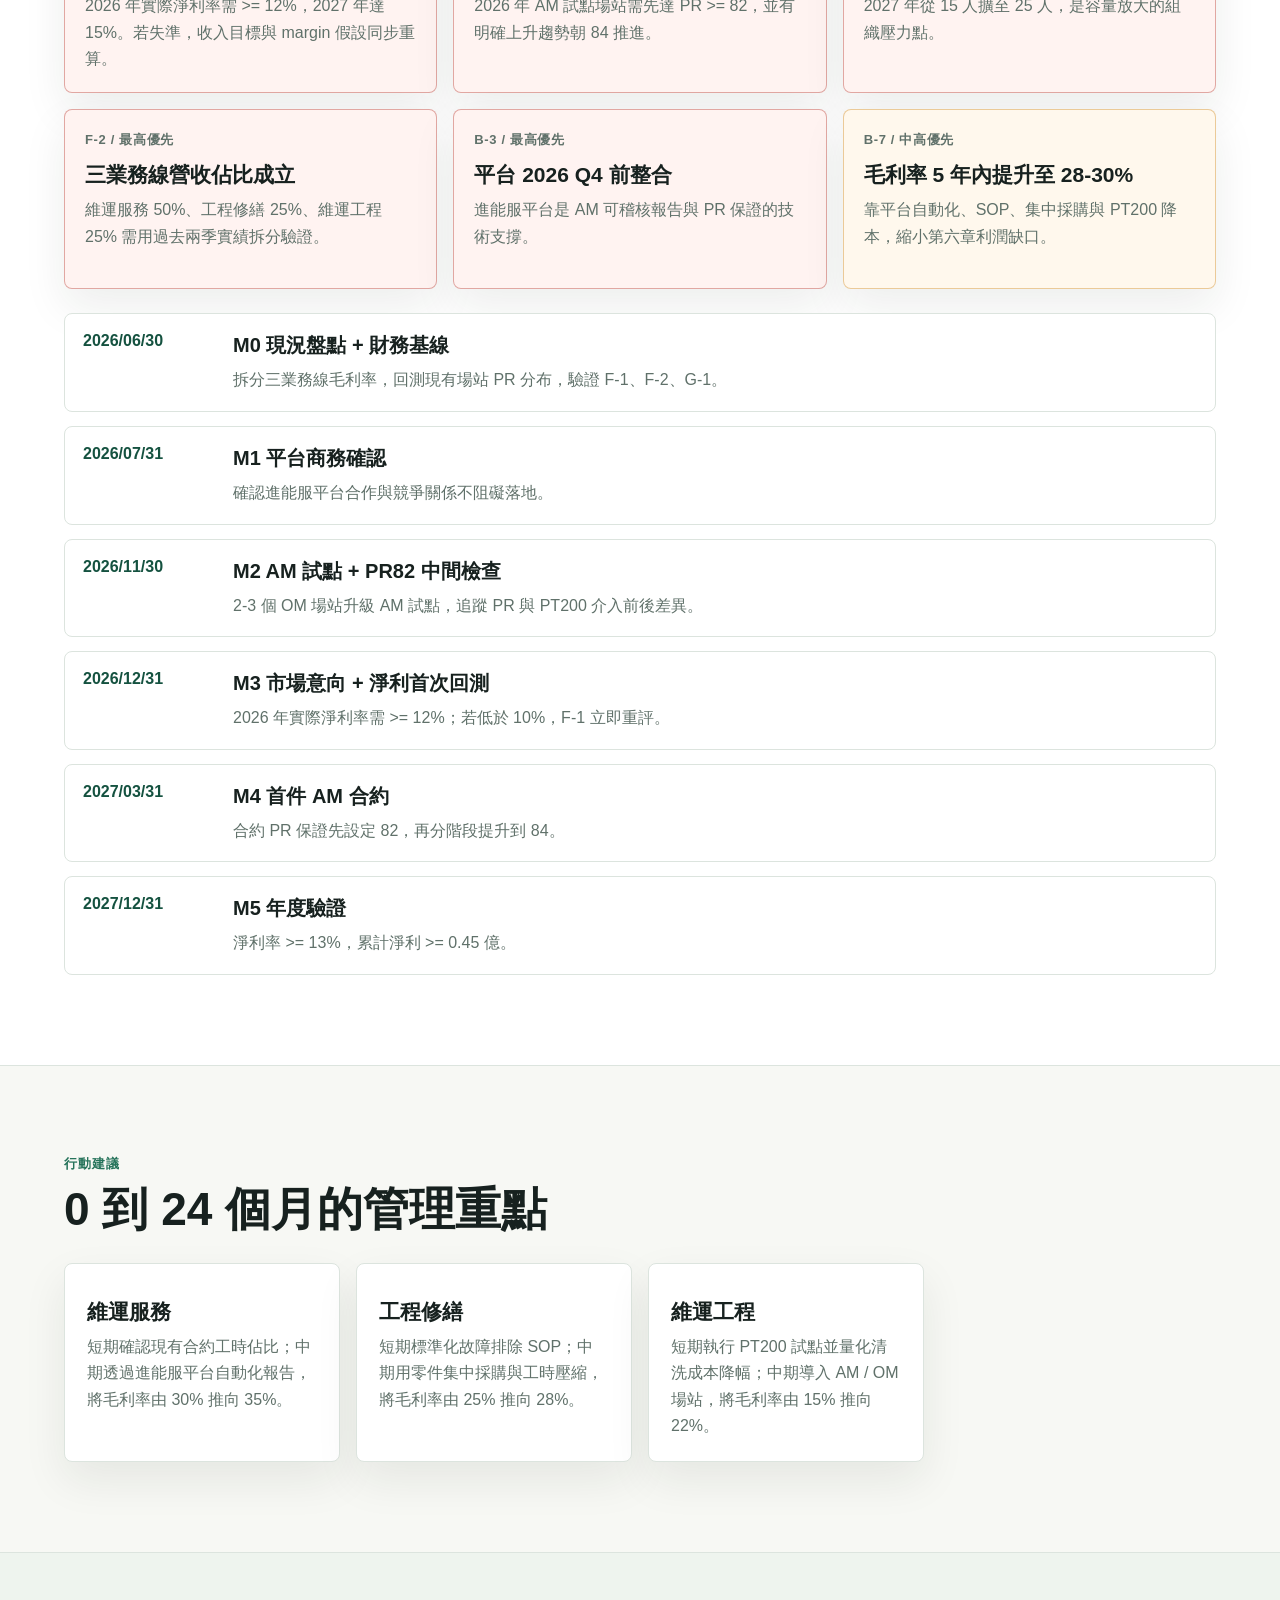
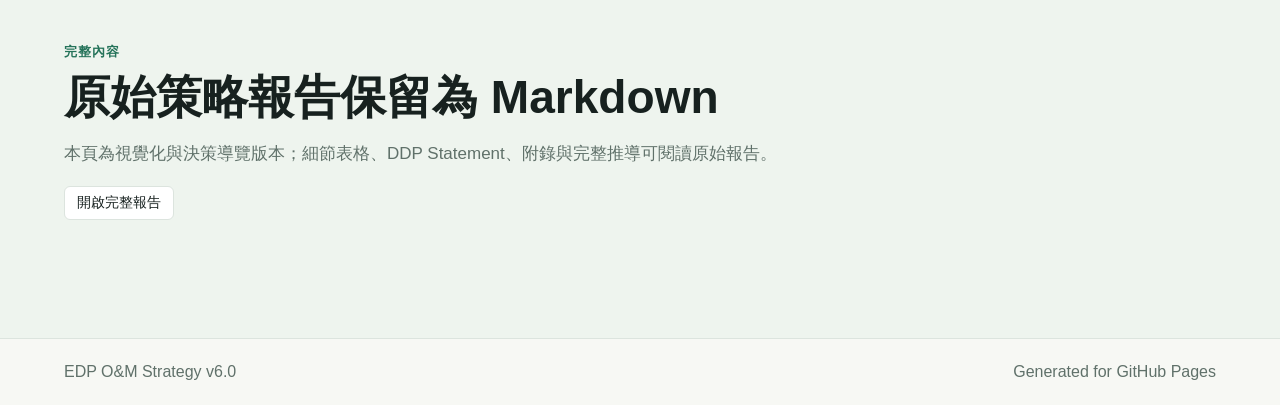
<file: edp-om-strategy.html>
<!doctype html>
<html lang="zh-Hant">
  <head>
    <meta charset="utf-8" />
    <meta name="viewport" content="width=device-width, initial-scale=1" />
    <title>EDP O&M 維運策略儀表板</title>
    <link rel="icon" href="data:," />
    <link rel="stylesheet" href="edp-om-strategy.css" />
  </head>
  <body>
    <header class="site-header">
      <a class="brand" href="index.html" aria-label="回首頁">
        <span class="brand-mark">EDP</span>
        <span>
          <strong>O&M 維運策略</strong>
          <small>2026-2029 落地計畫</small>
        </span>
      </a>
      <nav aria-label="頁面導覽">
        <a href="#decision">策略判定</a>
        <a href="#service">服務分層</a>
        <a href="#finance">財務模型</a>
        <a href="#validation">驗證節點</a>
        <a href="edp-om-strategy-report-v6.md">完整報告</a>
      </nav>
    </header>

    <main>
      <section class="hero">
        <div class="hero-copy">
          <p class="eyebrow">探索驅動計畫 v6.0</p>
          <h1>進能服維運事業部四年落地策略</h1>
          <p class="lead">
            以 EDP 反推「成功的形狀」：先驗證財務結構、PR 保證能力與人力擴張可行性，再逐步放大 M / OM / AM 服務組合。
          </p>
        </div>
        <div class="hero-visual" aria-label="四年策略路徑圖">
          <div class="route-node active">
            <span>2026</span>
            <strong>基線校準</strong>
            <small>毛利率、PR、平台商務</small>
          </div>
          <div class="route-line"></div>
          <div class="route-node">
            <span>2027</span>
            <strong>試點轉合約</strong>
            <small>AM 首件、淨利回測</small>
          </div>
          <div class="route-line"></div>
          <div class="route-node">
            <span>2028</span>
            <strong>容量峰值</strong>
            <small>690MW、28人組織</small>
          </div>
          <div class="route-line"></div>
          <div class="route-node">
            <span>2029</span>
            <strong>正式達標</strong>
            <small>累計淨利約 1.2 億</small>
          </div>
        </div>
      </section>

      <section id="decision" class="band decision-band">
        <div class="section-heading">
          <p class="eyebrow">核心判定</p>
          <h2>四年期採用情境 B，原 2.4 億利潤改列 8 年願景</h2>
          <p>
            v6 將淨利率從 30% 修正為 15%。在 8 億收入規模下，四年累計淨利為約 1.2 億；若仍要求 2.4 億，需 16 億收入、約 1,280MW 與 51 人，超出四年期組織承受範圍。
          </p>
        </div>
        <div class="metric-grid">
          <article class="metric-card">
            <span>四年收入</span>
            <strong>8.0 億</strong>
            <small>沿用 v5 容量模型</small>
          </article>
          <article class="metric-card accent">
            <span>四年淨利</span>
            <strong>1.2 億</strong>
            <small>v6 正式中期目標</small>
          </article>
          <article class="metric-card">
            <span>新 ROA</span>
            <strong>21.4%</strong>
            <small>1.2 億 / 5.6 億投資</small>
          </article>
          <article class="metric-card warn">
            <span>最大假設</span>
            <strong>F-1</strong>
            <small>15% 淨利率是否成立</small>
          </article>
        </div>
      </section>

      <section class="band">
        <div class="section-heading">
          <p class="eyebrow">落地架構</p>
          <h2>用三條管理線把策略變成營運節奏</h2>
        </div>
        <div class="strategy-map">
          <article>
            <span>01</span>
            <h3>服務承諾</h3>
            <p>M / OM / AM 是客戶看到的服務深度，費率與 PR 風險承擔同步提高。</p>
          </article>
          <article>
            <span>02</span>
            <h3>成本活動</h3>
            <p>維運服務、工程修繕、維運工程是內部毛利管理維度，三線需要逐月拆帳。</p>
          </article>
          <article>
            <span>03</span>
            <h3>財務回測</h3>
            <p>以毛利率 25%、SG&A 10%、淨利率 15% 做四年基準，再用實績修正。</p>
          </article>
          <article>
            <span>04</span>
            <h3>驗證門</h3>
            <p>不驗證假設就不跨里程碑；F-1、G-3、B-1 到 B-4 優先處理。</p>
          </article>
        </div>
      </section>

      <section id="service" class="band service-band">
        <div class="section-heading">
          <p class="eyebrow">服務分層</p>
          <h2>費率、PR 目標與風險責任綁定</h2>
        </div>
        <div class="tier-grid" id="tierGrid"></div>
        <div class="chart-panel wide">
          <div class="panel-title">
            <h3>Portfolio Mix 演變</h3>
            <p>AM 佔比從 12% 提升到 30%，加權費率從 30 萬/MW 提升到 39 萬/MW。</p>
          </div>
          <div id="portfolioMix" class="stacked-chart"></div>
        </div>
      </section>

      <section id="finance" class="band">
        <div class="section-heading">
          <p class="eyebrow">財務模型</p>
          <h2>25% 毛利率與 15% 淨利率是第一優先驗證線</h2>
        </div>
        <div class="finance-grid">
          <div class="chart-panel">
            <div class="panel-title">
              <h3>三業務線毛利貢獻</h3>
              <p>加權後形成 25% 整體毛利率。</p>
            </div>
            <div id="marginMix" class="bar-visual"></div>
          </div>
          <div class="chart-panel">
            <div class="panel-title">
              <h3>利潤結構瀑布</h3>
              <p>營收 100% 扣除 COGS 與 SG&A 後，淨利率為 15%。</p>
            </div>
            <div id="profitWaterfall" class="waterfall"></div>
          </div>
          <div class="chart-panel wide">
            <div class="panel-title">
              <h3>單年損益與累計淨利</h3>
              <p>2029 年累計淨利約 1.197 億，對齊 1.2 億正式目標。</p>
            </div>
            <div id="annualProfit" class="table-chart"></div>
          </div>
        </div>
      </section>

      <section class="band capacity-band">
        <div class="section-heading">
          <p class="eyebrow">容量與人力</p>
          <h2>2028 年是容量與組織壓力峰值</h2>
        </div>
        <div class="dual-chart">
          <div class="chart-panel">
            <div class="panel-title">
              <h3>總管理容量</h3>
              <p>330MW → 610MW → 690MW → 640MW。</p>
            </div>
            <div id="capacityBars" class="vertical-bars"></div>
          </div>
          <div class="chart-panel">
            <div class="panel-title">
              <h3>工程師需求</h3>
              <p>以 25MW / 工程師推估，2028 年需 28 人。</p>
            </div>
            <div id="headcountBars" class="vertical-bars people"></div>
          </div>
        </div>
      </section>

      <section id="validation" class="band validation-band">
        <div class="section-heading">
          <p class="eyebrow">假設驗證</p>
          <h2>先處理會讓整個計畫失準的假設</h2>
        </div>
        <div class="risk-grid" id="riskGrid"></div>
        <div class="timeline" id="timeline"></div>
      </section>

      <section class="band action-band">
        <div class="section-heading">
          <p class="eyebrow">行動建議</p>
          <h2>0 到 24 個月的管理重點</h2>
        </div>
        <div class="action-grid">
          <article>
            <h3>維運服務</h3>
            <p>短期確認現有合約工時佔比；中期透過進能服平台自動化報告，將毛利率由 30% 推向 35%。</p>
          </article>
          <article>
            <h3>工程修繕</h3>
            <p>短期標準化故障排除 SOP；中期用零件集中採購與工時壓縮，將毛利率由 25% 推向 28%。</p>
          </article>
          <article>
            <h3>維運工程</h3>
            <p>短期執行 PT200 試點並量化清洗成本降幅；中期導入 AM / OM 場站，將毛利率由 15% 推向 22%。</p>
          </article>
        </div>
      </section>

      <section class="band source-band">
        <div class="section-heading">
          <p class="eyebrow">完整內容</p>
          <h2>原始策略報告保留為 Markdown</h2>
          <p>本頁為視覺化與決策導覽版本；細節表格、DDP Statement、附錄與完整推導可閱讀原始報告。</p>
          <a class="primary-link" href="edp-om-strategy-report-v6.md">開啟完整報告</a>
        </div>
      </section>
    </main>

    <footer class="footer">
      <span>EDP O&M Strategy v6.0</span>
      <span>Generated for GitHub Pages</span>
    </footer>

    <script src="edp-om-strategy.js"></script>
  </body>
</html>
</file>
<file: styles.css>
:root {
  color-scheme: light;
  --ink: #18231f;
  --muted: #68736f;
  --line: #d9ded8;
  --paper: #f5f7f4;
  --panel: #ffffff;
  --green: #006f53;
  --gold: #c99a1e;
  --blue: #315e86;
  --danger: #b03232;
  --shadow: 0 12px 36px rgba(30, 42, 36, 0.16);
}

* {
  box-sizing: border-box;
}

body {
  margin: 0;
  min-height: 100vh;
  color: var(--ink);
  background: var(--paper);
  font-family:
    "Noto Sans TC",
    "Microsoft JhengHei",
    "PingFang TC",
    system-ui,
    sans-serif;
}

button {
  height: 34px;
  border: 1px solid var(--line);
  border-radius: 6px;
  padding: 0 12px;
  color: var(--ink);
  background: #fff;
  font: inherit;
  cursor: pointer;
}

button:hover {
  border-color: var(--green);
}

button[aria-pressed="true"] {
  color: #fff;
  border-color: var(--green);
  background: var(--green);
}

.link-button {
  display: inline-flex;
  align-items: center;
  height: 34px;
  border: 1px solid var(--line);
  border-radius: 6px;
  padding: 0 12px;
  color: var(--ink);
  background: #fff;
  text-decoration: none;
  font: inherit;
}

.link-button:hover {
  border-color: var(--green);
}

.topbar,
.statusbar {
  display: flex;
  align-items: center;
  justify-content: space-between;
  gap: 16px;
  padding: 10px 16px;
  border-bottom: 1px solid var(--line);
  background: rgba(255, 255, 255, 0.92);
  backdrop-filter: blur(10px);
}

.topbar {
  position: sticky;
  top: 0;
  z-index: 20;
}

.brand {
  display: flex;
  align-items: baseline;
  gap: 10px;
  min-width: 0;
}

.brand strong {
  white-space: nowrap;
}

.brand span,
.statusbar {
  color: var(--muted);
  font-size: 13px;
}

.actions {
  display: flex;
  align-items: center;
  gap: 8px;
  flex-wrap: wrap;
  justify-content: flex-end;
}

#slideCounter {
  min-width: 64px;
  text-align: center;
  color: var(--muted);
  font-variant-numeric: tabular-nums;
}

.workspace {
  display: grid;
  grid-template-columns: 176px minmax(0, 1fr);
  gap: 18px;
  height: calc(100vh - 98px);
  padding: 18px;
}

.thumbs {
  overflow: auto;
  display: flex;
  flex-direction: column;
  gap: 12px;
  padding-right: 4px;
}

.thumb {
  border: 2px solid transparent;
  border-radius: 8px;
  padding: 8px;
  background: var(--panel);
  box-shadow: 0 4px 14px rgba(30, 42, 36, 0.08);
  cursor: pointer;
}

.thumb.active {
  border-color: var(--green);
}

.thumb-preview {
  position: relative;
  overflow: hidden;
  aspect-ratio: 16 / 9;
  border: 1px solid var(--line);
  background: #fff;
}

.thumb-title {
  margin-top: 7px;
  min-height: 30px;
  color: var(--muted);
  font-size: 12px;
  line-height: 1.25;
}

.stage {
  overflow: auto;
  display: grid;
  place-items: center;
  min-width: 0;
  padding: 18px;
}

.slide {
  position: relative;
  overflow: hidden;
  width: min(100%, 1280px);
  aspect-ratio: 16 / 9;
  background: #fff;
  box-shadow: var(--shadow);
  transform-origin: center center;
}

.deck-element {
  position: absolute;
  overflow: hidden;
  transform-origin: center center;
}

.deck-element.text,
.deck-element.shape {
  padding: 4px 6px;
  white-space: normal;
  line-height: 1.18;
}

.deck-element.text .editable {
  width: 100%;
  height: 100%;
  outline: none;
}

.deck-element.image img {
  display: block;
  width: 100%;
  height: 100%;
  object-fit: cover;
  user-select: none;
  pointer-events: none;
}

body.editing .deck-element.text {
  outline: 1px dashed rgba(0, 111, 83, 0.42);
}

body.editing .deck-element.selected {
  outline: 2px solid var(--green);
  overflow: visible;
}

.move-handle,
.resize-handle {
  display: none;
  position: absolute;
  z-index: 5;
  background: var(--green);
  border: 2px solid #fff;
  box-shadow: 0 2px 8px rgba(0, 0, 0, 0.2);
}

body.editing .selected .move-handle,
body.editing .selected .resize-handle {
  display: block;
}

.move-handle {
  top: -15px;
  left: calc(50% - 14px);
  width: 28px;
  height: 10px;
  border-radius: 5px;
  cursor: move;
}

.resize-handle {
  right: -8px;
  bottom: -8px;
  width: 16px;
  height: 16px;
  border-radius: 50%;
  cursor: nwse-resize;
}

.statusbar {
  border-top: 1px solid var(--line);
  border-bottom: 0;
}

@media (max-width: 900px) {
  .workspace {
    grid-template-columns: 1fr;
    height: auto;
  }

  .thumbs {
    order: 2;
    flex-direction: row;
  }

  .thumb {
    min-width: 148px;
  }

  .brand {
    flex-direction: column;
    gap: 2px;
  }
}

@media print {
  .topbar,
  .thumbs,
  .statusbar {
    display: none;
  }

  .workspace,
  .stage {
    display: block;
    height: auto;
    padding: 0;
  }

  .slide {
    width: 100vw;
    box-shadow: none;
    page-break-after: always;
  }
}
</file>
<file: edp-om-strategy.css>
:root {
  --ink: #17211f;
  --muted: #60716a;
  --line: #dce4de;
  --paper: #f7f8f4;
  --panel: #ffffff;
  --green: #25735a;
  --green-dark: #155240;
  --teal: #1f8a8a;
  --amber: #d2902f;
  --red: #bd4b42;
  --violet: #6d5fb2;
  --shadow: 0 18px 44px rgba(23, 33, 31, 0.08);
}

* {
  box-sizing: border-box;
}

html {
  scroll-behavior: smooth;
}

body {
  margin: 0;
  color: var(--ink);
  background: var(--paper);
  font-family: "Segoe UI", "Noto Sans TC", "Microsoft JhengHei", Arial, sans-serif;
  letter-spacing: 0;
}

a {
  color: inherit;
}

.site-header {
  position: sticky;
  top: 0;
  z-index: 10;
  display: flex;
  align-items: center;
  justify-content: space-between;
  gap: 24px;
  min-height: 70px;
  padding: 12px clamp(20px, 4vw, 56px);
  border-bottom: 1px solid rgba(220, 228, 222, 0.92);
  background: rgba(247, 248, 244, 0.94);
  backdrop-filter: blur(14px);
}

.brand {
  display: inline-flex;
  align-items: center;
  gap: 12px;
  text-decoration: none;
}

.brand-mark {
  display: grid;
  place-items: center;
  width: 42px;
  height: 42px;
  border-radius: 8px;
  background: var(--green);
  color: #fff;
  font-weight: 800;
}

.brand strong,
.brand small {
  display: block;
}

.brand small {
  color: var(--muted);
  margin-top: 2px;
}

nav {
  display: flex;
  flex-wrap: wrap;
  justify-content: flex-end;
  gap: 8px;
}

nav a,
.primary-link {
  display: inline-flex;
  align-items: center;
  min-height: 34px;
  border: 1px solid var(--line);
  border-radius: 6px;
  padding: 7px 12px;
  background: #fff;
  color: var(--ink);
  text-decoration: none;
  font-size: 14px;
}

nav a:hover,
.primary-link:hover {
  border-color: var(--green);
  color: var(--green-dark);
}

.hero {
  display: grid;
  grid-template-columns: minmax(0, 0.8fr) minmax(340px, 1fr);
  gap: clamp(28px, 5vw, 64px);
  align-items: center;
  min-height: calc(100vh - 70px);
  padding: clamp(34px, 7vw, 86px) clamp(20px, 5vw, 72px) 36px;
}

.hero h1,
.section-heading h2 {
  margin: 0;
  line-height: 1.08;
  font-weight: 780;
}

.hero h1 {
  max-width: 760px;
  font-size: clamp(38px, 5.4vw, 78px);
}

.lead {
  max-width: 720px;
  margin: 24px 0 0;
  color: var(--muted);
  font-size: clamp(17px, 2vw, 22px);
  line-height: 1.75;
}

.eyebrow {
  margin: 0 0 12px;
  color: var(--green);
  font-size: 13px;
  font-weight: 800;
  letter-spacing: 0.08em;
  text-transform: uppercase;
}

.hero-visual {
  display: flex;
  gap: 14px;
  align-items: stretch;
}

.route-node {
  flex: 1 1 0;
  min-width: 0;
  min-height: 150px;
  border: 1px solid var(--line);
  border-radius: 8px;
  padding: 18px;
  background: var(--panel);
  box-shadow: var(--shadow);
}

.route-node.active {
  border-color: rgba(37, 115, 90, 0.5);
  background: #edf6f0;
}

.route-node span,
.metric-card span,
.strategy-map span,
.tier-card .code,
.risk-card .tag {
  display: inline-flex;
  color: var(--muted);
  font-size: 13px;
  font-weight: 800;
  letter-spacing: 0.05em;
}

.route-node strong {
  display: block;
  margin-top: 16px;
  font-size: 24px;
}

.route-node small {
  display: block;
  margin-top: 10px;
  color: var(--muted);
  line-height: 1.5;
}

.route-line {
  flex: 0 0 24px;
  align-self: center;
  height: 2px;
  background: linear-gradient(90deg, var(--green), var(--amber));
}

.band {
  padding: clamp(48px, 7vw, 90px) clamp(20px, 5vw, 72px);
  border-top: 1px solid var(--line);
}

.decision-band,
.service-band,
.validation-band {
  background: #fff;
}

.section-heading {
  max-width: 960px;
  margin-bottom: 28px;
}

.section-heading h2 {
  font-size: clamp(28px, 3.6vw, 48px);
}

.section-heading p:not(.eyebrow) {
  max-width: 900px;
  color: var(--muted);
  font-size: 17px;
  line-height: 1.75;
}

.metric-grid,
.strategy-map,
.tier-grid,
.action-grid,
.risk-grid {
  display: grid;
  grid-template-columns: repeat(4, minmax(0, 1fr));
  gap: 16px;
}

.metric-card,
.strategy-map article,
.tier-card,
.chart-panel,
.risk-card,
.action-grid article {
  min-width: 0;
  border: 1px solid var(--line);
  border-radius: 8px;
  background: var(--panel);
  box-shadow: var(--shadow);
}

.metric-card {
  min-height: 152px;
  padding: 20px;
}

.metric-card strong {
  display: block;
  margin-top: 14px;
  font-size: clamp(34px, 5vw, 56px);
  line-height: 1;
}

.metric-card small {
  display: block;
  margin-top: 14px;
  color: var(--muted);
}

.metric-card.accent {
  background: var(--green);
  color: #fff;
}

.metric-card.accent span,
.metric-card.accent small {
  color: rgba(255, 255, 255, 0.82);
}

.metric-card.warn {
  border-color: rgba(210, 144, 47, 0.6);
  background: #fff6e7;
}

.strategy-map article,
.action-grid article {
  padding: 22px;
}

.strategy-map h3,
.action-grid h3,
.tier-card h3,
.panel-title h3,
.risk-card h3 {
  margin: 12px 0 8px;
  font-size: 21px;
}

.strategy-map p,
.action-grid p,
.tier-card p,
.risk-card p,
.panel-title p {
  margin: 0;
  color: var(--muted);
  line-height: 1.65;
}

.tier-grid {
  grid-template-columns: repeat(3, minmax(0, 1fr));
}

.tier-card {
  overflow: hidden;
}

.tier-card header {
  display: flex;
  align-items: start;
  justify-content: space-between;
  gap: 16px;
  padding: 20px;
  border-bottom: 1px solid var(--line);
}

.tier-card .price {
  white-space: nowrap;
  color: var(--green-dark);
  font-weight: 800;
}

.tier-card .body {
  padding: 20px;
}

.tier-card dl {
  display: grid;
  grid-template-columns: 88px 1fr;
  gap: 10px 14px;
  margin: 20px 0 0;
}

.tier-card dt {
  color: var(--muted);
}

.tier-card dd {
  margin: 0;
  font-weight: 700;
}

.chart-panel {
  padding: 22px;
}

.chart-panel.wide {
  grid-column: 1 / -1;
  margin-top: 16px;
}

.panel-title {
  display: flex;
  align-items: end;
  justify-content: space-between;
  gap: 24px;
  margin-bottom: 20px;
}

.panel-title h3 {
  margin-top: 0;
}

.panel-title p {
  max-width: 560px;
}

.stack-row {
  display: grid;
  grid-template-columns: 68px minmax(0, 1fr) 132px;
  gap: 14px;
  align-items: center;
  margin: 14px 0;
}

.stack-year {
  font-weight: 800;
}

.stack-track {
  display: flex;
  overflow: hidden;
  height: 34px;
  border-radius: 6px;
  background: #eef2ed;
}

.stack-segment {
  display: grid;
  place-items: center;
  min-width: 30px;
  color: #fff;
  font-size: 12px;
  font-weight: 800;
}

.stack-segment.m {
  background: var(--green);
}

.stack-segment.om {
  background: var(--teal);
}

.stack-segment.am {
  background: var(--violet);
}

.stack-meta {
  color: var(--muted);
  font-size: 14px;
}

.finance-grid,
.dual-chart {
  display: grid;
  grid-template-columns: repeat(2, minmax(0, 1fr));
  gap: 16px;
}

.bar-line {
  display: grid;
  grid-template-columns: 112px minmax(0, 1fr) 72px;
  gap: 14px;
  align-items: center;
  margin: 14px 0;
}

.bar-track {
  height: 28px;
  overflow: hidden;
  border-radius: 6px;
  background: #eef2ed;
}

.bar-fill {
  height: 100%;
  background: linear-gradient(90deg, var(--green), var(--teal));
}

.waterfall-step {
  display: grid;
  grid-template-columns: 108px minmax(0, 1fr) 56px;
  gap: 12px;
  align-items: center;
  margin: 16px 0;
}

.waterfall-track {
  height: 34px;
  border-radius: 6px;
  background: #eef2ed;
  overflow: hidden;
}

.waterfall-fill {
  height: 100%;
  background: var(--green);
}

.waterfall-fill.cost {
  background: var(--red);
}

.waterfall-fill.sga {
  background: var(--amber);
}

.table-chart {
  max-width: 100%;
  overflow-x: auto;
}

.data-table {
  width: 100%;
  min-width: 680px;
  border-collapse: collapse;
}

.data-table th,
.data-table td {
  border-bottom: 1px solid var(--line);
  padding: 12px 10px;
  text-align: left;
}

.data-table th {
  color: var(--muted);
  font-size: 13px;
}

.spark-cell {
  min-width: 140px;
}

.spark-track {
  height: 8px;
  border-radius: 99px;
  background: #e7ece7;
}

.spark-fill {
  height: 100%;
  border-radius: inherit;
  background: var(--green);
}

.vertical-bars {
  display: grid;
  grid-template-columns: repeat(4, 1fr);
  gap: 18px;
  align-items: end;
  min-height: 260px;
  padding-top: 8px;
}

.vbar {
  display: grid;
  align-content: end;
  gap: 10px;
  height: 240px;
  text-align: center;
}

.vbar-fill {
  display: grid;
  place-items: start center;
  min-height: 34px;
  border-radius: 8px 8px 4px 4px;
  padding-top: 8px;
  color: #fff;
  background: var(--green);
  font-weight: 800;
}

.people .vbar-fill {
  background: var(--teal);
}

.vbar-year {
  color: var(--muted);
  font-size: 13px;
  font-weight: 800;
}

.risk-grid {
  grid-template-columns: repeat(3, minmax(0, 1fr));
}

.risk-card {
  min-height: 180px;
  padding: 20px;
}

.risk-card.high {
  border-color: rgba(189, 75, 66, 0.45);
  background: #fff3f1;
}

.risk-card.medium {
  border-color: rgba(210, 144, 47, 0.45);
  background: #fff8ed;
}

.timeline {
  position: relative;
  display: grid;
  gap: 14px;
  margin-top: 24px;
}

.timeline-item {
  display: grid;
  grid-template-columns: 132px 1fr;
  gap: 18px;
  align-items: start;
  border: 1px solid var(--line);
  border-radius: 8px;
  padding: 18px;
  background: #fff;
}

.timeline-date {
  color: var(--green-dark);
  font-weight: 800;
}

.timeline-item h3 {
  margin: 0 0 8px;
  font-size: 20px;
}

.timeline-item p {
  margin: 0;
  color: var(--muted);
  line-height: 1.6;
}

.source-band {
  background: #eef4ee;
}

.footer {
  display: flex;
  justify-content: space-between;
  gap: 16px;
  padding: 24px clamp(20px, 5vw, 72px);
  color: var(--muted);
  border-top: 1px solid var(--line);
}

@media (max-width: 980px) {
  .site-header,
  .footer {
    align-items: flex-start;
    flex-direction: column;
  }

  nav {
    justify-content: flex-start;
  }

  .hero,
  .finance-grid,
  .dual-chart {
    grid-template-columns: 1fr;
  }

  .hero {
    min-height: auto;
  }

  .metric-grid,
  .strategy-map,
  .risk-grid {
    grid-template-columns: repeat(2, minmax(0, 1fr));
  }
}

@media (max-width: 700px) {
  .hero-visual,
  .metric-grid,
  .strategy-map,
  .tier-grid,
  .risk-grid,
  .action-grid {
    grid-template-columns: 1fr;
  }

  .hero-visual {
    flex-direction: column;
  }

  .route-line {
    width: 2px;
    flex: 0 0 24px;
    height: 24px;
    justify-self: center;
  }

  .panel-title {
    align-items: flex-start;
    flex-direction: column;
  }

  .stack-row {
    grid-template-columns: 1fr;
  }

  .timeline-item {
    grid-template-columns: 1fr;
  }

  .vertical-bars {
    gap: 10px;
  }
}
</file>
